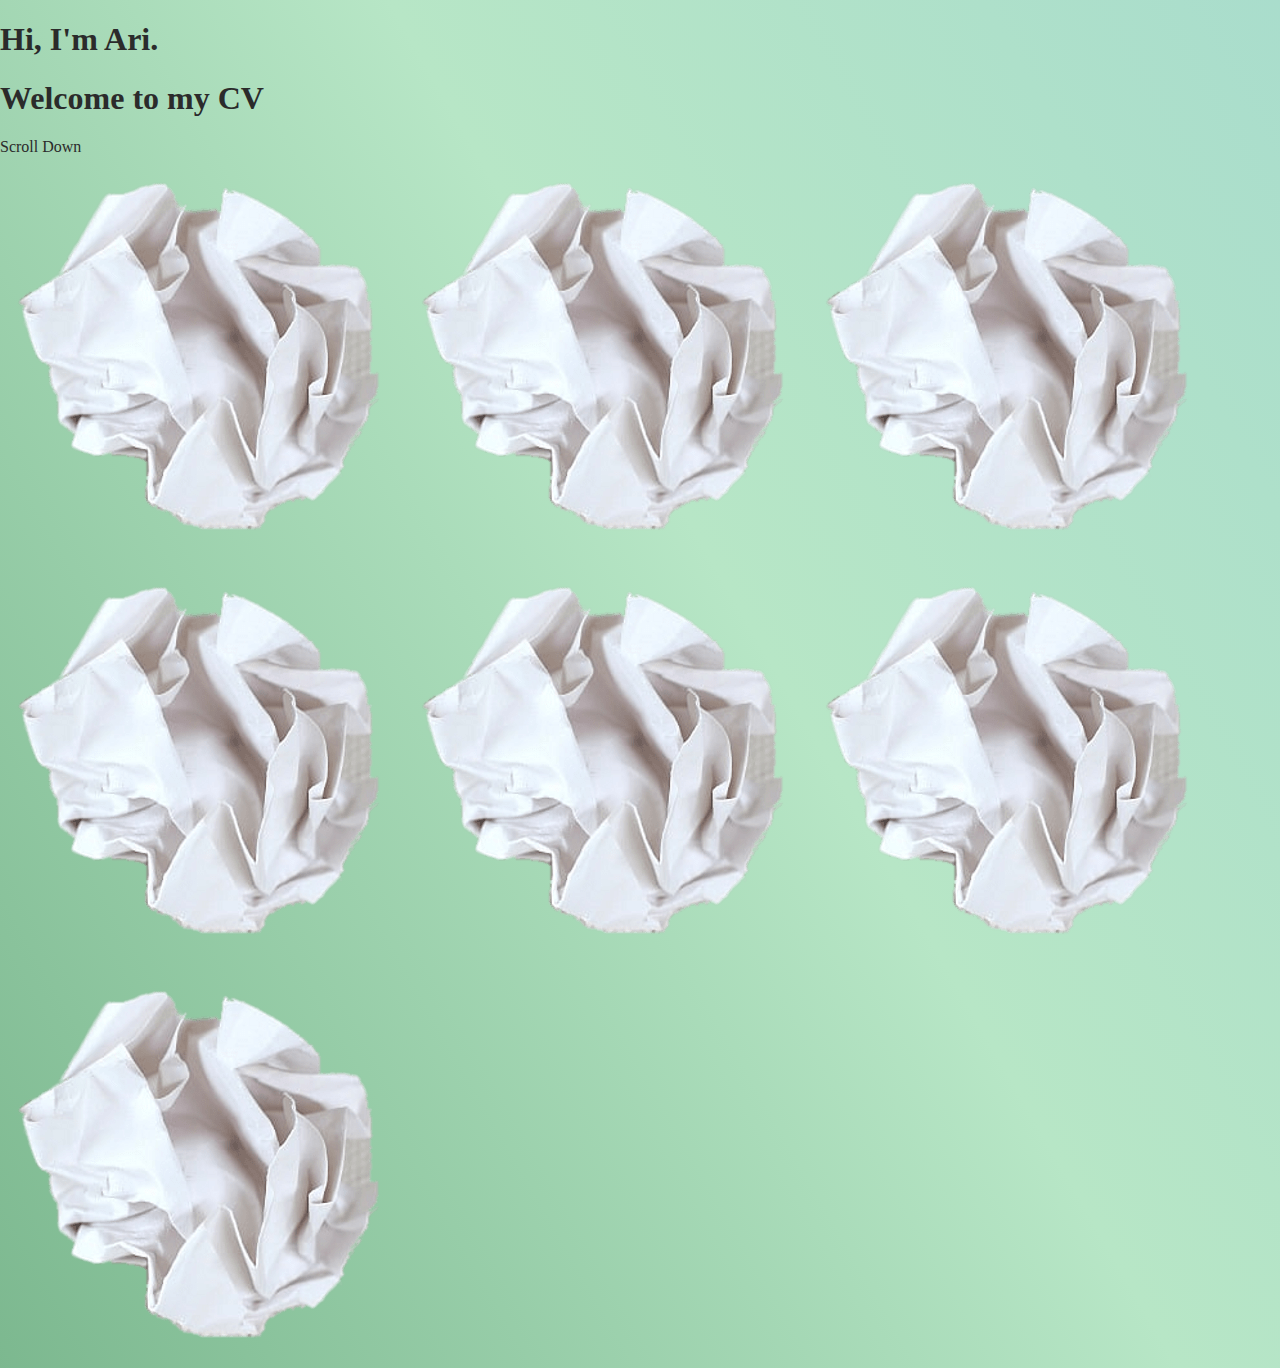
<file: index.html>
<!DOCTYPE html>
<html lang="en">
<head>
  <meta charset="UTF-8">
  <meta name="viewport" content="width=device-width, initial-scale=1.0">
  <title>Ariadna Bazaga Pozas - CV</title>
  <link rel="stylesheet" href="styles.css">
  <link href="https://fonts.googleapis.com/css2?family=Playfair+Display:wght@400;700&display=swap" rel="stylesheet">
  
</head>
<body>
  <!-- Full-page introductory section -->
  <div class="intro">
    <h1>Hi, I'm Ari.</h1>
    <h1>Welcome to my CV</h1>
    <div class="scroll-indicator">
      <span>Scroll Down</span>
      <div class="arrow"></div>
    </div>
  </div>
  

  <!-- Scroll-down CV section -->
  <div class="cv-section">
    <div class="cv-container">
      <!-- First image -->
      <img id="cvImage" class="cv-image" src="crumpled.png" alt="CV Image">
      <!-- First hidden image -->
      <img id="secondImageLeft" class="content-image" src="crumpled.png" alt="Second Image Left">
      <!-- Second hidden image that will move to the right -->
      <img id="secondImageRight" class="content-image" src="crumpled.png" alt="Second Image Right">
      <!-- New images for the top left, bottom left, top right, and bottom right -->
      <img id="topLeftImage" class="content-image" src="crumpled.png" alt="Top Left Image">
      <img id="bottomLeftImage" class="content-image" src="crumpled.png" alt="Bottom Left Image">
      <img id="topRightImage" class="content-image" src="crumpled.png" alt="Top Right Image">
      <img id="bottomRightImage" class="content-image" src="crumpled.png" alt="Bottom Right Image">
    </div>
  </div>
  
</body>

<script>
  const cvImage = document.getElementById("cvImage");
  const secondImageLeft = document.getElementById("secondImageLeft");
  const secondImageRight = document.getElementById("secondImageRight");
  const topLeftImage = document.getElementById("topLeftImage");
  const bottomLeftImage = document.getElementById("bottomLeftImage");
  const topRightImage = document.getElementById("topRightImage");
  const bottomRightImage = document.getElementById("bottomRightImage");

  let clickCount = 0; // Track the number of clicks

  cvImage.addEventListener("click", function handleClick() {
  clickCount++;

  // First click: transition to the larger image
  if (clickCount === 1) {
    cvImage.style.opacity = "0"; // Fade out the original image
    setTimeout(() => {
      cvImage.src = "Academic CV crumpled.png"; // Change to the new image
      cvImage.classList.add("large"); // Make the new image larger
      cvImage.style.opacity = "1"; // Fade the new image in
    }, 500); // Wait for the fade-out transition

  // Second click: reveal all hidden images at the same time
  } else if (clickCount === 2) {
    secondImageLeft.classList.add("show-left");
    secondImageRight.classList.add("show-right");
    topLeftImage.classList.add("show-top-left");
    bottomLeftImage.classList.add("show-bottom-left");
    topRightImage.classList.add("show-top-right");
    bottomRightImage.classList.add("show-bottom-right");
  }
  });
</script>







</html>
</file>
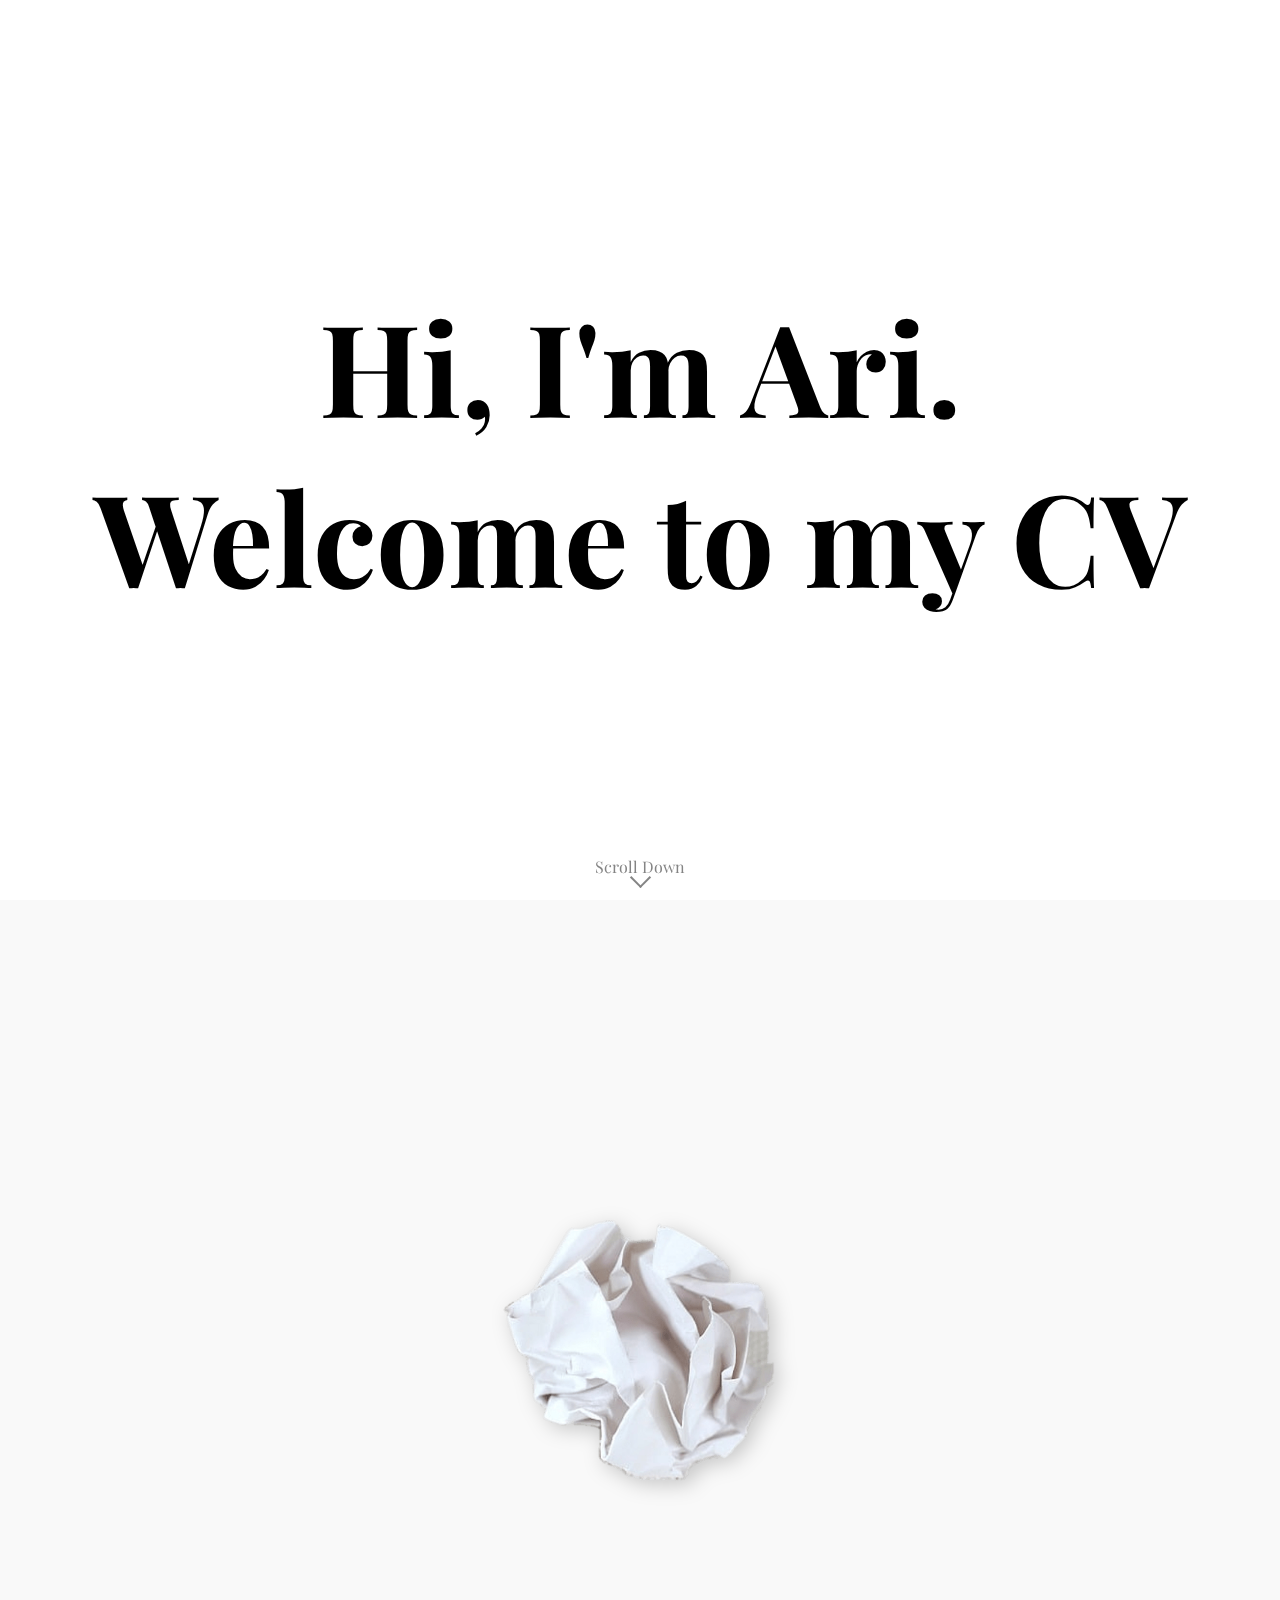
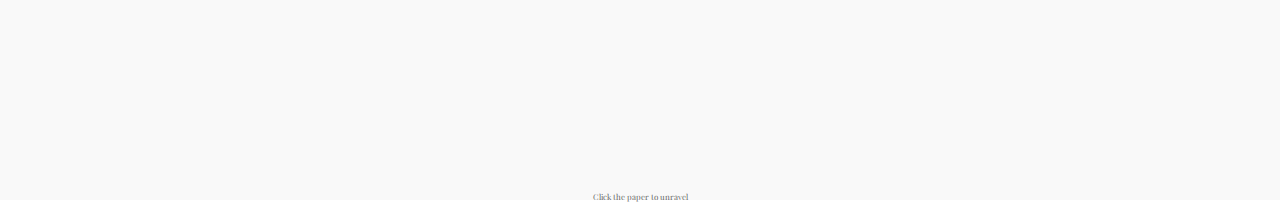
<file: old/index.html>
<!DOCTYPE html>
<html lang="en">
<head>
  <meta charset="UTF-8">
  <meta name="viewport" content="width=device-width, initial-scale=1.0">
  <title>Ariadna Bazaga Pozas - CV</title>
  <link rel="stylesheet" href="styles.css">
  <link href="https://fonts.googleapis.com/css2?family=Playfair+Display:wght@400;700&display=swap" rel="stylesheet">
</head>
<body>
  <!-- Full-page introductory section -->
  <div class="intro">
    <h1>Hi, I'm Ari.</h1>
    <h1>Welcome to my CV</h1>
    <div class="scroll-indicator">
      <span>Scroll Down</span>
      <div class="arrow"></div>
    </div>
  </div>
  

  <!-- Scroll-down CV section -->
  <div class="cv-section">
    <div class="cv-container">
      <!-- First image -->
      <img id="cvImage" class="cv-image" src="crumpled.png" alt="CV Image">
      <div id="reminder" class="reminder">Click the paper to unravel</div>
      <!-- First hidden image -->
       <figure>
      <img id="secondImageLeft" class="content-image" src="education.png" alt="Second Image Left">
      <figcaption>Your label goes here</figcaption>
       </figure>
      <!-- Second hidden image that will move to the right -->
      <img id="secondImageRight" class="content-image" src="experience.png" alt="Second Image Right">
      <!-- New images for the top left, bottom left, top right, and bottom right -->
      <img id="topLeftImage" class="content-image" src="pillnet.png" alt="Top Left Image">
      <img id="bottomLeftImage" class="content-image" src="patents.png" alt="Bottom Left Image">
      <img id="topRightImage" class="content-image" src="population.png" alt="Top Right Image">
      <img id="bottomRightImage" class="content-image" src="posture.png" alt="Bottom Right Image">
    </div>
  </div>

  <map name="cv">
    <area shape="rect" coords="0,40,2479,100" alt="Education" href="javascript:void(0);" id="educationArea">
    <area shape="rect" coords="0,100,2479,190" alt="Experience" href="javascript:void(0);" id="experienceArea">
    <area shape="rect" coords="0,200,2479,240" alt="Patents" href="javascript:void(0);" id="patentsArea">
    <area shape="rect" coords="0,240,2479,273" alt="Population Distribution" href="javascript:void(0);" id="popdistributionArea">
    <area shape="rect" coords="0,273,2479,307" alt="T-flex device" href="javascript:void(0);" id="tflexArea">
    <area shape="rect" coords="0,307,2479,340" alt="PillNet" href="javascript:void(0);" id="pillnetArea">
  </map>

<script>
  const cvImage = document.getElementById("cvImage");
  const secondImageLeft = document.getElementById("secondImageLeft");
  const secondImageRight = document.getElementById("secondImageRight");
  const topLeftImage = document.getElementById("topLeftImage");
  const bottomLeftImage = document.getElementById("bottomLeftImage");
  const topRightImage = document.getElementById("topRightImage");
  const bottomRightImage = document.getElementById("bottomRightImage");
  const reminder = document.getElementById("reminder"); // Added to manage the reminder

  let clickCount = 0; // Track the number of clicks

  cvImage.addEventListener("click", function handleClick() {
    clickCount++;

    // First click: transition to the larger image and activate image map
    if (clickCount === 1) {
      reminder.textContent = "Click on the sections to find out more"; // Change reminder text
      cvImage.style.transition = "opacity 0.5s ease"; // Apply smooth opacity transition
      cvImage.style.opacity = "0"; // Fade out the original image
      cvImage.src = "Academic CV crumpled.png"; // Change to the new image
      cvImage.setAttribute("usemap", "#cv"); // Activate the image map

      // Wait for the fade-out to complete
      cvImage.addEventListener(
        "transitionend",
        function onFadeOut() {
          cvImage.classList.add("no-hover"); // Make the new image larger
          cvImage.style.transition = "opacity 0.5s ease"; // Set opacity transition for fade-in
          cvImage.style.opacity = "1"; // Fade the new image in

          // Remove the event listener after it is used
          cvImage.removeEventListener("transitionend", onFadeOut);
        },
        { once: true } // Ensures that this listener runs only once
      );
    }

    // Second click: reveal all hidden images at the same time
    else if (clickCount === 2) {
      reminder.style.display = "none"; // Hide the reminder after the second click
    }
  });

  // Handle clicking on the Education section
  const educationArea = document.getElementById("educationArea");

  educationArea.addEventListener("click", function () {
    secondImageLeft.classList.add("show-left");
  });
  
  const experienceArea = document.getElementById("experienceArea");

  experienceArea.addEventListener("click", function () {
    secondImageRight.classList.add("show-right");
  });

  const patentsArea = document.getElementById("patentsArea");

  patentsArea.addEventListener("click", function () {
    bottomLeftImage.classList.add("show-bottom-left");
  });

  const popdistributionArea = document.getElementById("popdistributionArea");

  popdistributionArea.addEventListener("click", function () {
    topRightImage.classList.add("show-top-right");
  });

  const tflexArea = document.getElementById("tflexArea");

  tflexArea.addEventListener("click", function () {
    bottomRightImage.classList.add("show-bottom-right");
  });

  const pillnetArea = document.getElementById("pillnetArea");

  pillnetArea.addEventListener("click", function () {
    topLeftImage.classList.add("show-top-left");
  });


</script>

</body>
</html>
</file>
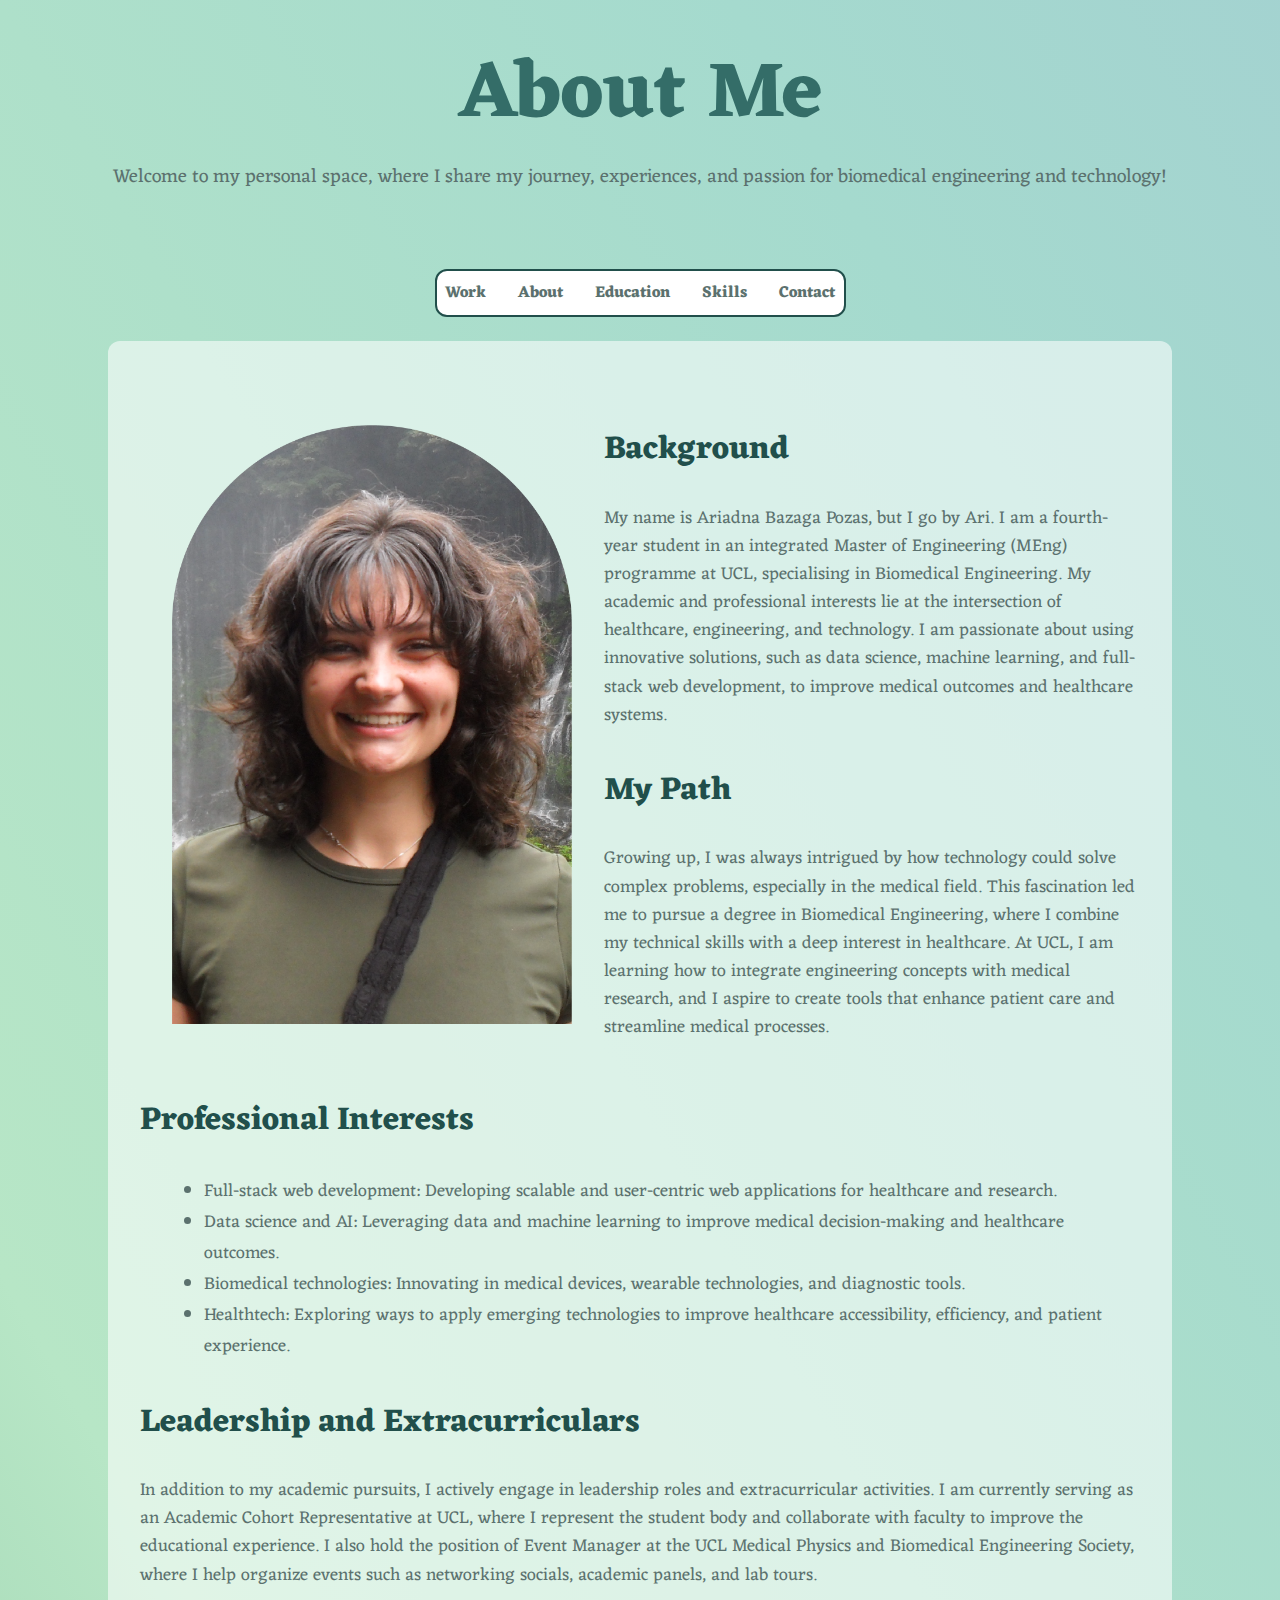
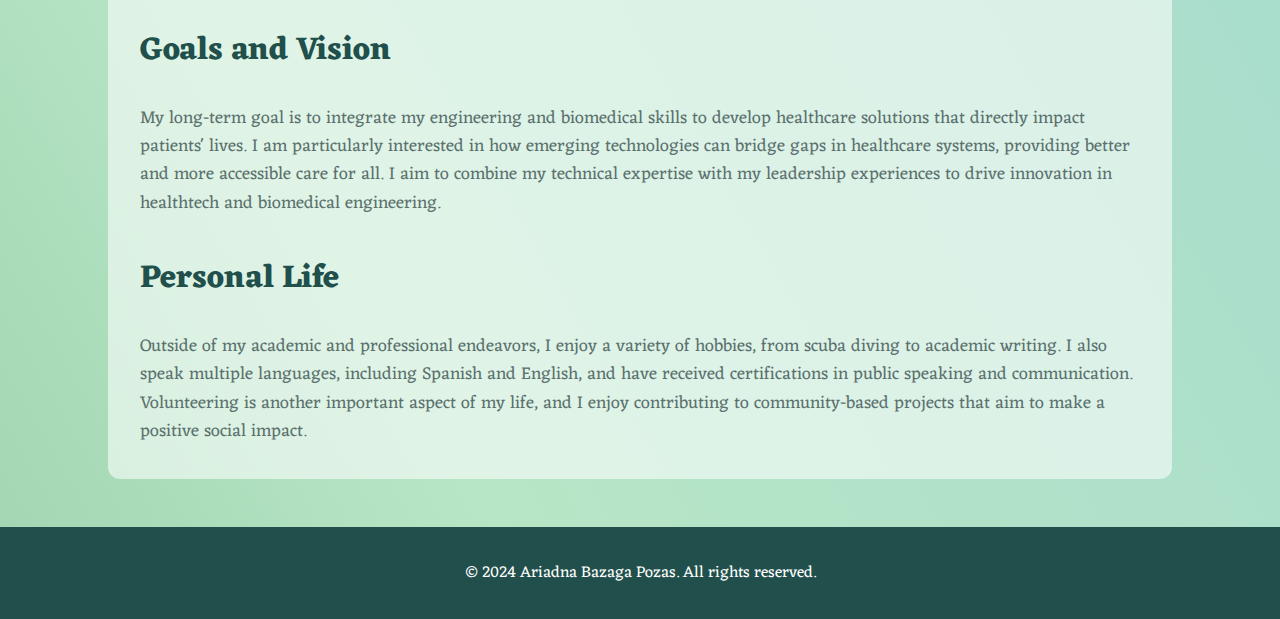
<file: about.html>
<!DOCTYPE html>
<html lang="en">
<head>
  <meta charset="UTF-8">
  <meta name="viewport" content="width=device-width, initial-scale=1.0">
  <title>About Me</title>
  <link rel="icon" href="favicon.ico" type="image/x-icon">
  <link rel="stylesheet" href="styles.css">
  <link href="https://fonts.googleapis.com/css2?family=Eczar:wght@400..800&family=Hanken+Grotesk:ital,wght@0,100..900;1,100..900&display=swap" rel="stylesheet">
</head>
<body>
  <header>
    <h2>About Me</h2>
    <p>Welcome to my personal space, where I share my journey, experiences, and passion for biomedical engineering and technology!</p>
  </header>

  <nav class="sticky-nav">
    <a href="index.html">Work</a>
    <a href="about.html">About</a>
    <a href="education.html">Education</a>
    <a href="skills.html">Skills</a>
    <a href="contact.html">Contact</a>
  </nav>

  <section class="blog-content">
    <div class="blog-post">
      <div class="text-with-image">
        <img class="face" src="ari.png" alt="Ariadna Bazaga Pozas">
        <div class="blog-post">
          <h2>Background</h2>
          <p>My name is Ariadna Bazaga Pozas, but I go by Ari. I am a fourth-year student in an integrated Master of Engineering (MEng) programme at UCL, specialising in Biomedical Engineering. My academic and professional interests lie at the intersection of healthcare, engineering, and technology. I am passionate about using innovative solutions, such as data science, machine learning, and full-stack web development, to improve medical outcomes and healthcare systems.</p>

          <h2>My Path</h2>
          <p>Growing up, I was always intrigued by how technology could solve complex problems, especially in the medical field. This fascination led me to pursue a degree in Biomedical Engineering, where I combine my technical skills with a deep interest in healthcare. At UCL, I am learning how to integrate engineering concepts with medical research, and I aspire to create tools that enhance patient care and streamline medical processes.</p>
        </div>
      </div>

      <h2>Professional Interests</h2>
      <ul>
        <li>Full-stack web development: Developing scalable and user-centric web applications for healthcare and research.</li>
        <li>Data science and AI: Leveraging data and machine learning to improve medical decision-making and healthcare outcomes.</li>
        <li>Biomedical technologies: Innovating in medical devices, wearable technologies, and diagnostic tools.</li>
        <li>Healthtech: Exploring ways to apply emerging technologies to improve healthcare accessibility, efficiency, and patient experience.</li>
      </ul>

      <h2>Leadership and Extracurriculars</h2>
      <p>In addition to my academic pursuits, I actively engage in leadership roles and extracurricular activities. I am currently serving as an Academic Cohort Representative at UCL, where I represent the student body and collaborate with faculty to improve the educational experience. I also hold the position of Event Manager at the UCL Medical Physics and Biomedical Engineering Society, where I help organize events such as networking socials, academic panels, and lab tours.</p>

      <h2>Goals and Vision</h2>
      <p>My long-term goal is to integrate my engineering and biomedical skills to develop healthcare solutions that directly impact patients' lives. I am particularly interested in how emerging technologies can bridge gaps in healthcare systems, providing better and more accessible care for all. I aim to combine my technical expertise with my leadership experiences to drive innovation in healthtech and biomedical engineering.</p>

      <h2>Personal Life</h2>
      <p>Outside of my academic and professional endeavors, I enjoy a variety of hobbies, from scuba diving to academic writing. I also speak multiple languages, including Spanish and English, and have received certifications in public speaking and communication. Volunteering is another important aspect of my life, and I enjoy contributing to community-based projects that aim to make a positive social impact.</p>
    </div>
  </section>

  <footer>
    <p>&copy; 2024 Ariadna Bazaga Pozas. All rights reserved.</p>
  </footer>

  <script>
    document.addEventListener('scroll', () => {
      const nav = document.querySelector('.sticky-nav');
      if (window.scrollY > 550) {
        nav.classList.add('scrolled'); // Add transparency
      } else {
        nav.classList.remove('scrolled'); // Restore full opacity
      }
    });
  </script>
</body>
</html>
</file>
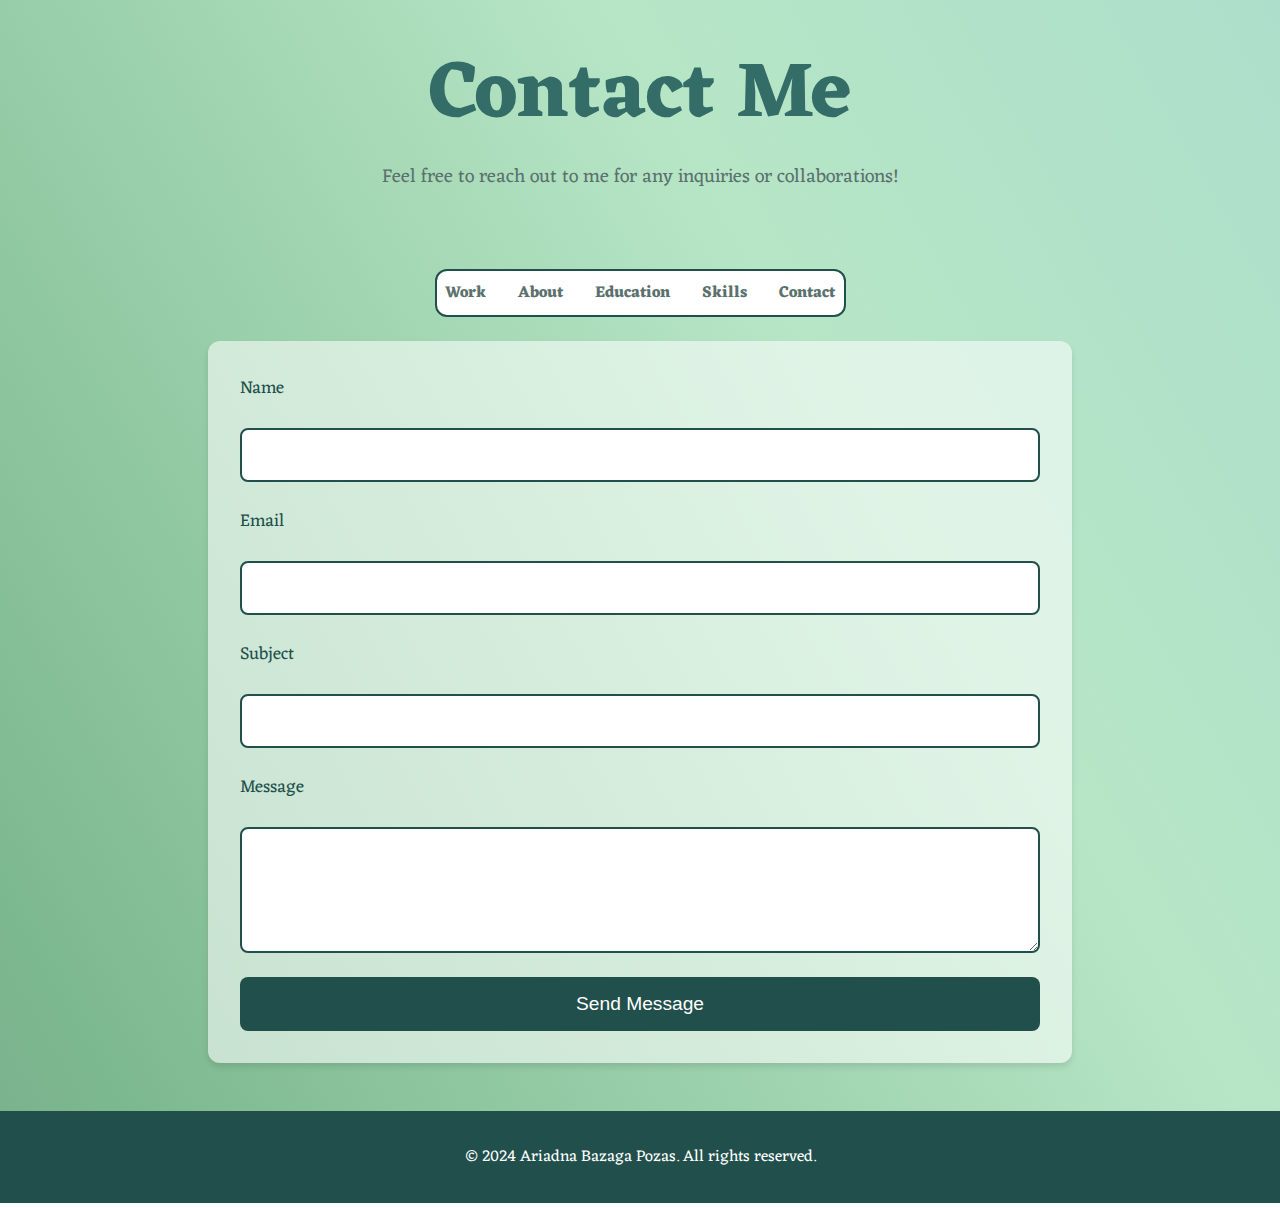
<file: contact.html>
<!DOCTYPE html>
<html lang="en">
<head>
  <meta charset="UTF-8">
  <meta name="viewport" content="width=device-width, initial-scale=1.0">
  <title>Contact</title>
  <link rel="shortcut icon" href="favicon.ico?" type="image/x-icon">
  <link rel="stylesheet" href="styles.css">
  <link href="https://fonts.googleapis.com/css2?family=Eczar:wght@400..800&family=Hanken+Grotesk:ital,wght@0,100..900;1,100..900&display=swap" rel="stylesheet">
</head>
<body>
  <header>
    <h2>Contact Me</h2>
    <p>Feel free to reach out to me for any inquiries or collaborations!</p>
  </header>

  <nav class="sticky-nav">
    <a href="index.html">Work</a>
    <a href="about.html">About</a>
    <a href="education.html">Education</a>
    <a href="skills.html">Skills</a>
    <a href="contact.html">Contact</a>
  </nav>

  <section class="contact-form-section">
    <form action="" method="POST" class="contact-form">
      <label for="name">Name</label>
      <input type="text" id="name" name="name" required>

      <label for="email">Email</label>
      <input type="email" id="email" name="email" required>

      <label for="subject">Subject</label>
      <input type="text" id="subject" name="subject" required>

      <label for="message">Message</label>
      <textarea id="message" name="message" rows="5" required></textarea>

      <button type="submit" class="submit-button">Send Message</button>
    </form>
  </section>

  <footer>
    <p>&copy; 2024 Ariadna Bazaga Pozas. All rights reserved.</p>
  </footer>
</body>
<script>
  document.addEventListener('scroll', () => {
    const nav = document.querySelector('.sticky-nav');
    if (window.scrollY > 200) {
      nav.classList.add('scrolled'); // Add transparency
    } else {
      nav.classList.remove('scrolled'); // Restore full opacity
    }
  });
</script>
</html>
</file>
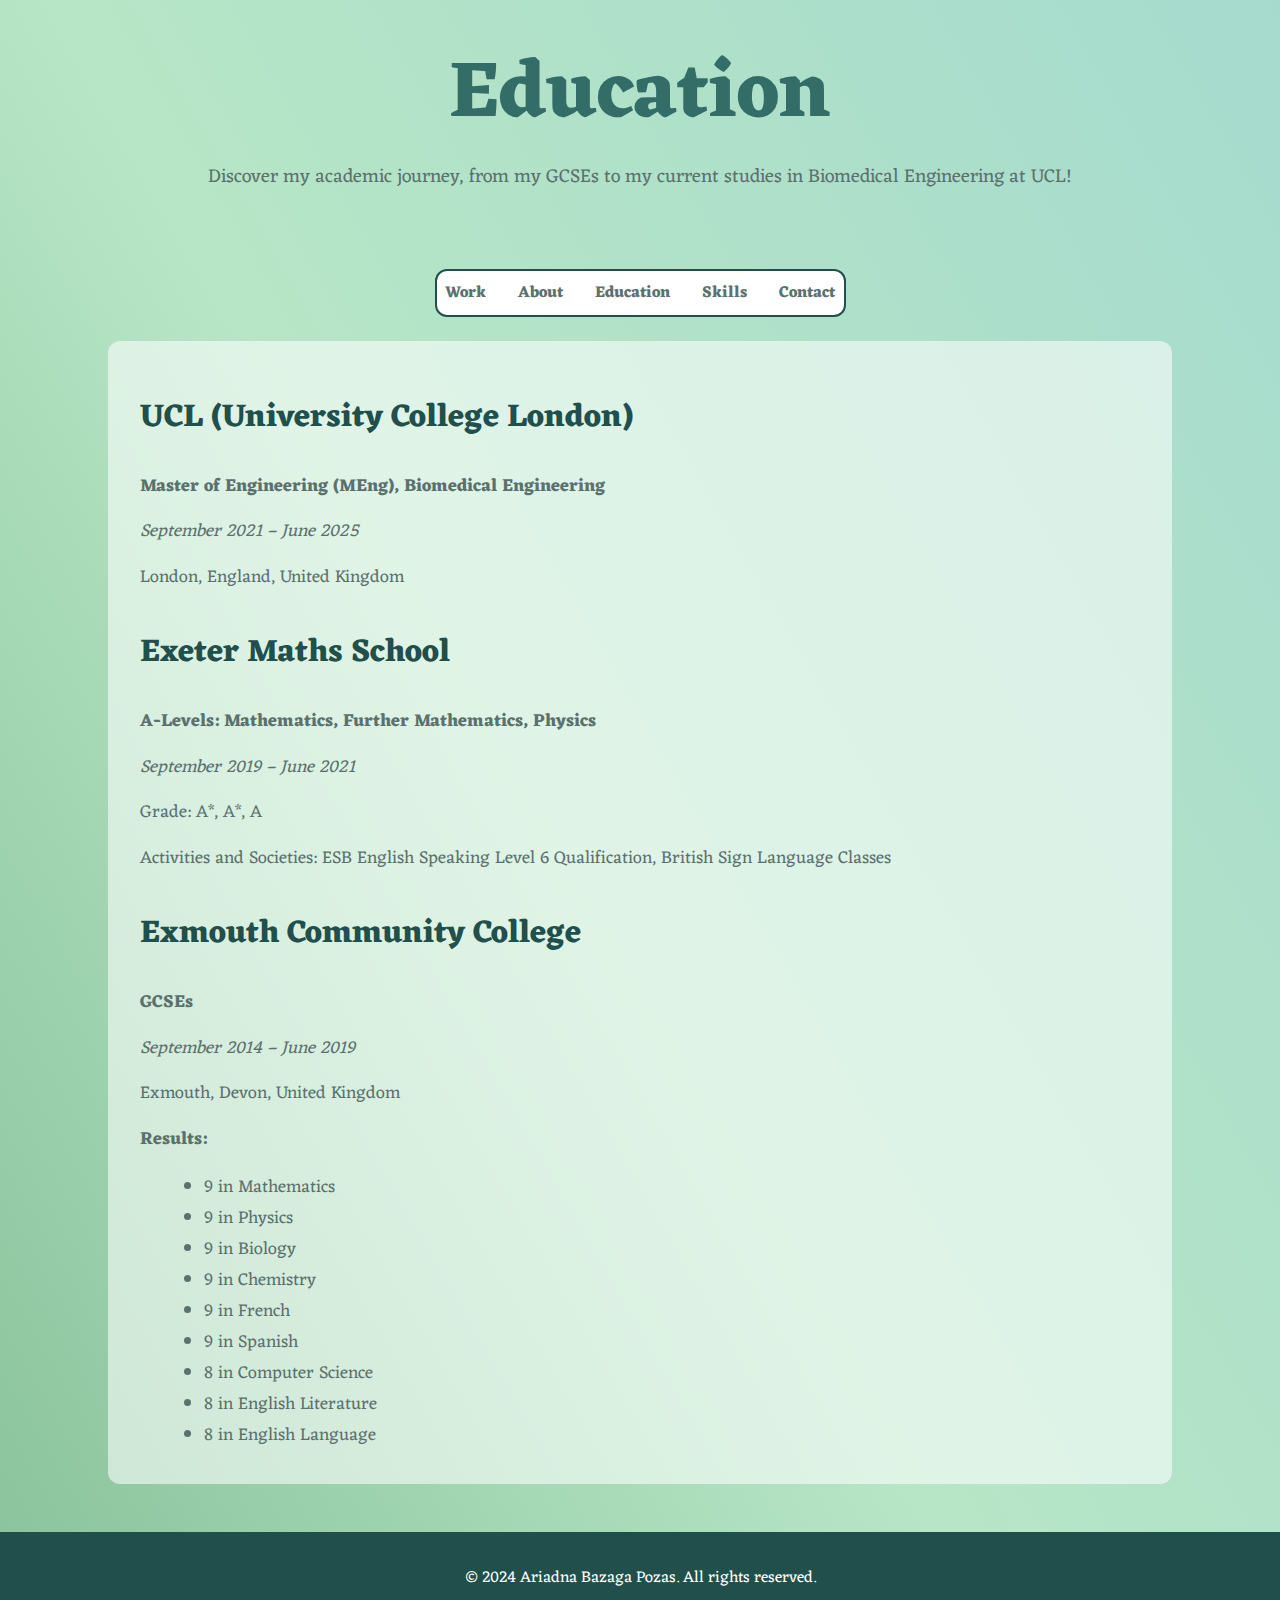
<file: education.html>
<!DOCTYPE html>
<html lang="en">
<head>
  <meta charset="UTF-8">
  <meta name="viewport" content="width=device-width, initial-scale=1.0">
  <title>Education - Ariadna Bazaga Pozas</title>
  <link rel="stylesheet" href="styles.css">
  <link href="https://fonts.googleapis.com/css2?family=Eczar:wght@400..800&family=Hanken+Grotesk:ital,wght@0,100..900;1,100..900&display=swap" rel="stylesheet">
</head>
<body>
  <header>
    <h2>Education</h2>
    <p>Discover my academic journey, from my GCSEs to my current studies in Biomedical Engineering at UCL!</p>
  </header>

  <nav class="sticky-nav">
    <a href="index.html">Work</a>
    <a href="about.html">About</a>
    <a href="education.html" class="active">Education</a>
    <a href="skills.html">Skills</a>
    <a href="contact.html">Contact</a>
  </nav>

  <section class="blog-content">
    <div class="blog-post">
      <h2>UCL (University College London)</h2>
      <div class="education-entry">
        <p><strong>Master of Engineering (MEng), Biomedical Engineering</strong></p>
        <p><em>September 2021 – June 2025</em></p>
        <p>London, England, United Kingdom</p>
      </div>

      <h2>Exeter Maths School</h2>
      <div class="education-entry">
        <p><strong>A-Levels: Mathematics, Further Mathematics, Physics</strong></p>
        <p><em>September 2019 – June 2021</em></p>
        <p>Grade: A*, A*, A</p>
        <p>Activities and Societies: ESB English Speaking Level 6 Qualification, British Sign Language Classes</p>
      </div>

      <h2>Exmouth Community College</h2>
      <div class="education-entry">
        <p><strong>GCSEs</strong></p>
        <p><em>September 2014 – June 2019</em></p>
        <p>Exmouth, Devon, United Kingdom</p>
        <p><strong>Results:</strong></p>
        <ul>
          <li>9 in Mathematics</li>
          <li>9 in Physics</li>
          <li>9 in Biology </li>
          <li>9 in Chemistry </li>
          <li>9 in French </li>
          <li>9 in Spanish</li>
          <li>8 in Computer Science</li>
          <li>8 in English Literature</li>
          <li>8 in English Language</li>
        </ul>
      </div>
    </div>
  </section>

  <footer>
    <p>&copy; 2024 Ariadna Bazaga Pozas. All rights reserved.</p>
  </footer>

  <script>
    document.addEventListener('scroll', () => {
      const nav = document.querySelector('.sticky-nav');
      if (window.scrollY > 550) {
        nav.classList.add('scrolled'); // Add transparency
      } else {
        nav.classList.remove('scrolled'); // Restore full opacity
      }
    });
  </script>
</body>
</html>
</file>
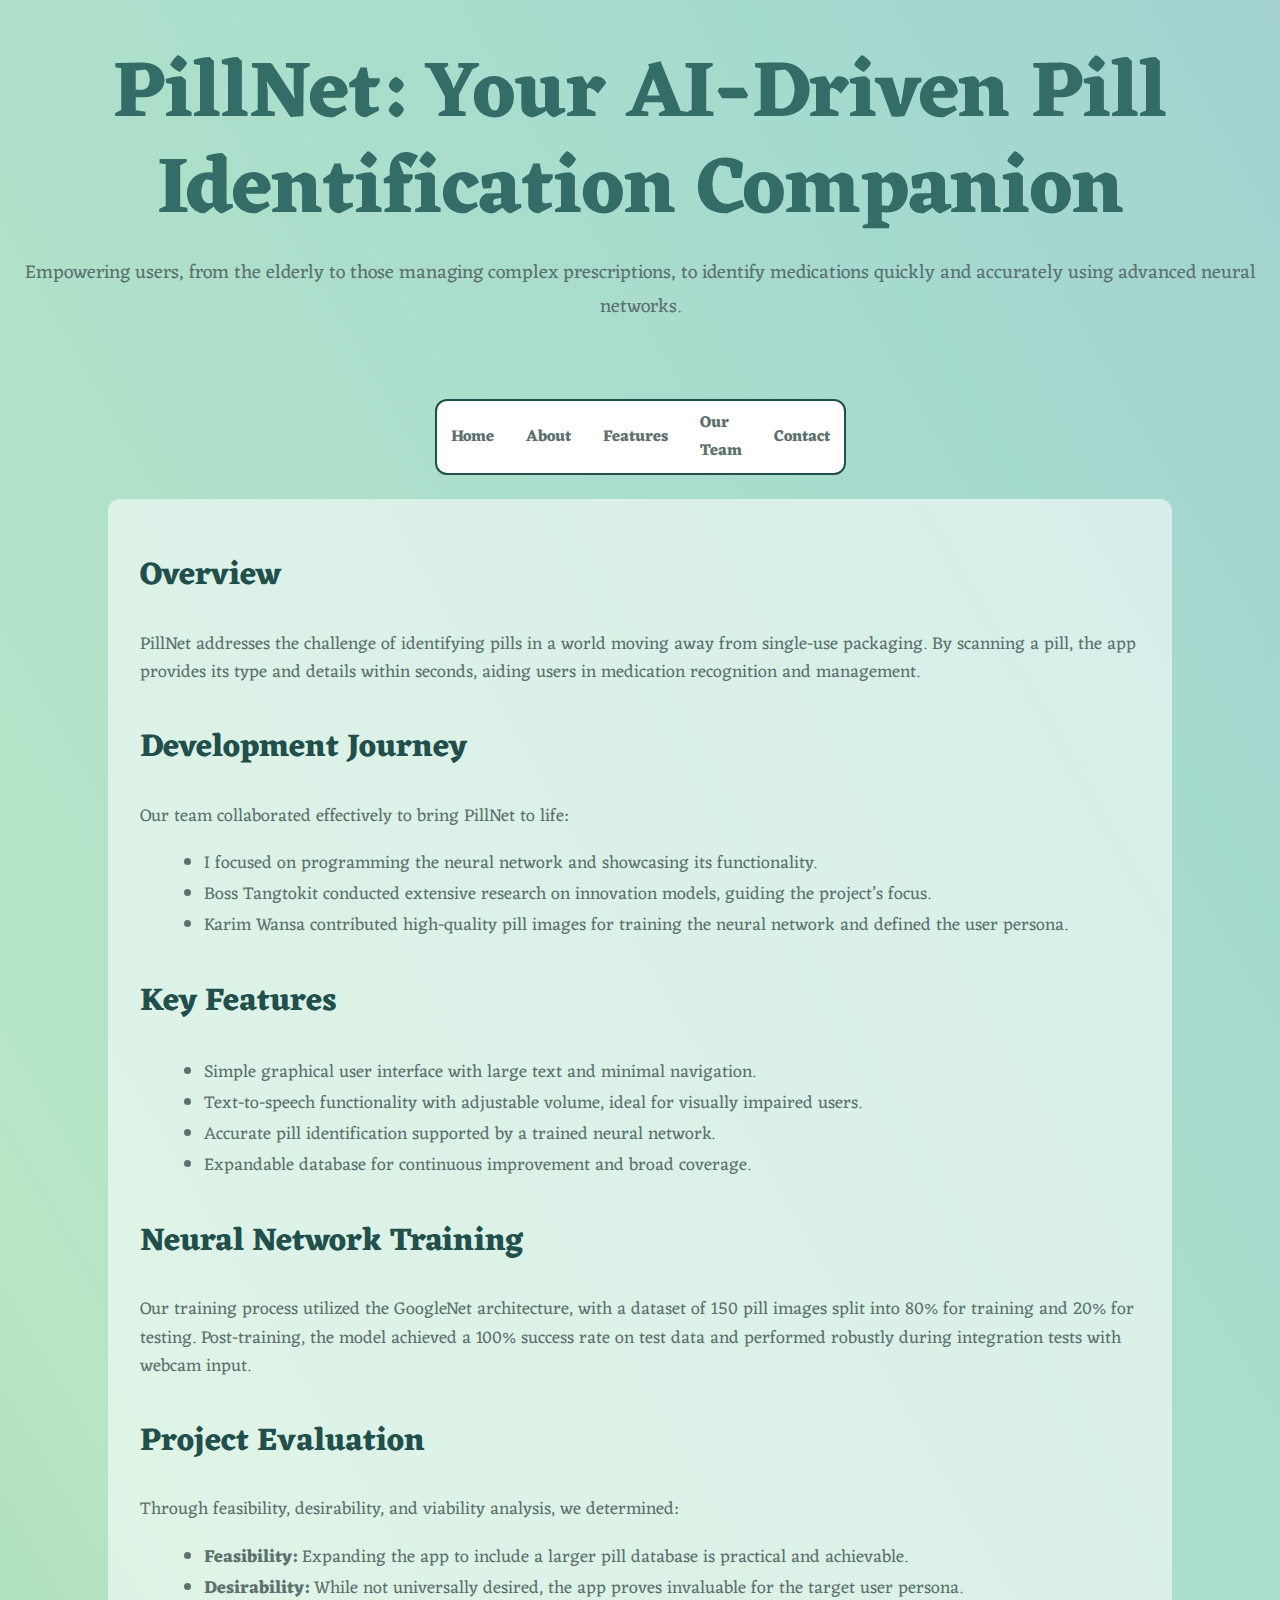
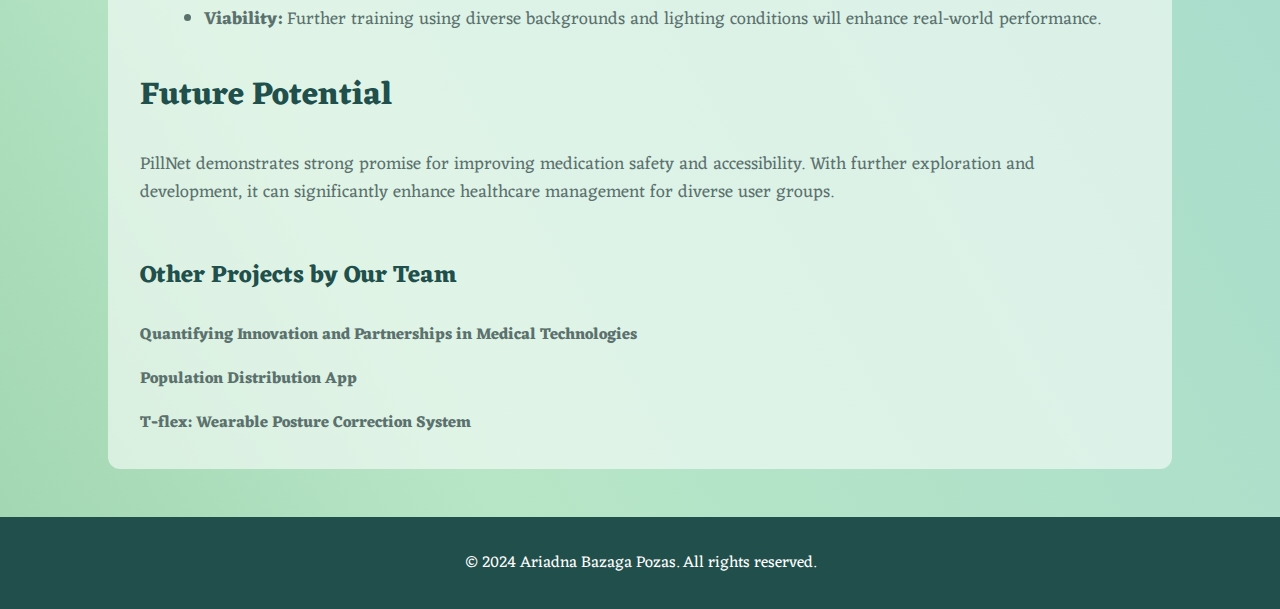
<file: pillnet-identification.html>
<!DOCTYPE html>
<html lang="en">
<head>
  <meta charset="UTF-8">
  <meta name="viewport" content="width=device-width, initial-scale=1.0">
  <title>PillNet: Accessible Neural Network-Based Pill Identification App</title>
  <link rel="stylesheet" href="styles.css">
  <link href="https://fonts.googleapis.com/css2?family=Eczar:wght@400..800&family=Hanken+Grotesk:ital,wght@0,100..900;1,100..900&display=swap" rel="stylesheet">
  <link rel="shortcut icon" href="favicon.ico?" type="image/x-icon">
  <meta property="og:title" content="Ariadna Bazaga Pozas: PillNet" />
  <meta property="og:type" content="website" />
  <meta property="og:URL" content="aribaza.github.io/pillnet-identification.html" />
  <meta property="og:image" content="assets/og.jpg" />
</head>
<body>
  <header>
    <h2>PillNet: Your AI-Driven Pill Identification Companion</h2>
    <p>Empowering users, from the elderly to those managing complex prescriptions, to identify medications quickly and accurately using advanced neural networks.</p>
  </header>

  <nav class="sticky-nav">
    <a href="index.html">Home</a>
    <a href="about.html">About</a>
    <a href="features.html">Features</a>
    <a href="team.html">Our Team</a>
    <a href="contact.html">Contact</a>
  </nav>

  <section class="blog-content">
    <div class="blog-post">
      <h2>Overview</h2>
      <p>PillNet addresses the challenge of identifying pills in a world moving away from single-use packaging. By scanning a pill, the app provides its type and details within seconds, aiding users in medication recognition and management.</p>

      <h2>Development Journey</h2>
      <p>Our team collaborated effectively to bring PillNet to life:</p>
      <ul>
        <li>I focused on programming the neural network and showcasing its functionality.</li>
        <li>Boss Tangtokit conducted extensive research on innovation models, guiding the project’s focus.</li>
        <li>Karim Wansa contributed high-quality pill images for training the neural network and defined the user persona.</li>
      </ul>

      <h2>Key Features</h2>
      <ul>
        <li>Simple graphical user interface with large text and minimal navigation.</li>
        <li>Text-to-speech functionality with adjustable volume, ideal for visually impaired users.</li>
        <li>Accurate pill identification supported by a trained neural network.</li>
        <li>Expandable database for continuous improvement and broad coverage.</li>
      </ul>

      <h2>Neural Network Training</h2>
      <p>Our training process utilized the GoogleNet architecture, with a dataset of 150 pill images split into 80% for training and 20% for testing. Post-training, the model achieved a 100% success rate on test data and performed robustly during integration tests with webcam input.</p>

      <h2>Project Evaluation</h2>
      <p>Through feasibility, desirability, and viability analysis, we determined:</p>
      <ul>
        <li><strong>Feasibility:</strong> Expanding the app to include a larger pill database is practical and achievable.</li>
        <li><strong>Desirability:</strong> While not universally desired, the app proves invaluable for the target user persona.</li>
        <li><strong>Viability:</strong> Further training using diverse backgrounds and lighting conditions will enhance real-world performance.</li>
      </ul>

      <h2>Future Potential</h2>
      <p>PillNet demonstrates strong promise for improving medication safety and accessibility. With further exploration and development, it can significantly enhance healthcare management for diverse user groups.</p>
    </div>

    <div class="other-projects">
      <h3>Other Projects by Our Team</h3>
      <ul>
        <li><a href="quantifying-innovation.html">Quantifying Innovation and Partnerships in Medical Technologies</a></li>
        <li><a href="population-distribution.html">Population Distribution App</a></li>
        <li><a href="tflex-posture-correction.html">T-flex: Wearable Posture Correction System</a></li>
      </ul>
    </div>
  </section>

  <footer>
    <p>&copy; 2024 Ariadna Bazaga Pozas. All rights reserved.</p>
  </footer>

  <script>
    document.addEventListener('scroll', () => {
      const nav = document.querySelector('.sticky-nav');
      if (window.scrollY > 550) {
        nav.classList.add('scrolled'); // Add transparency
      } else {
        nav.classList.remove('scrolled'); // Restore full opacity
      }
    });
  </script>
</body>
</html>
</file>
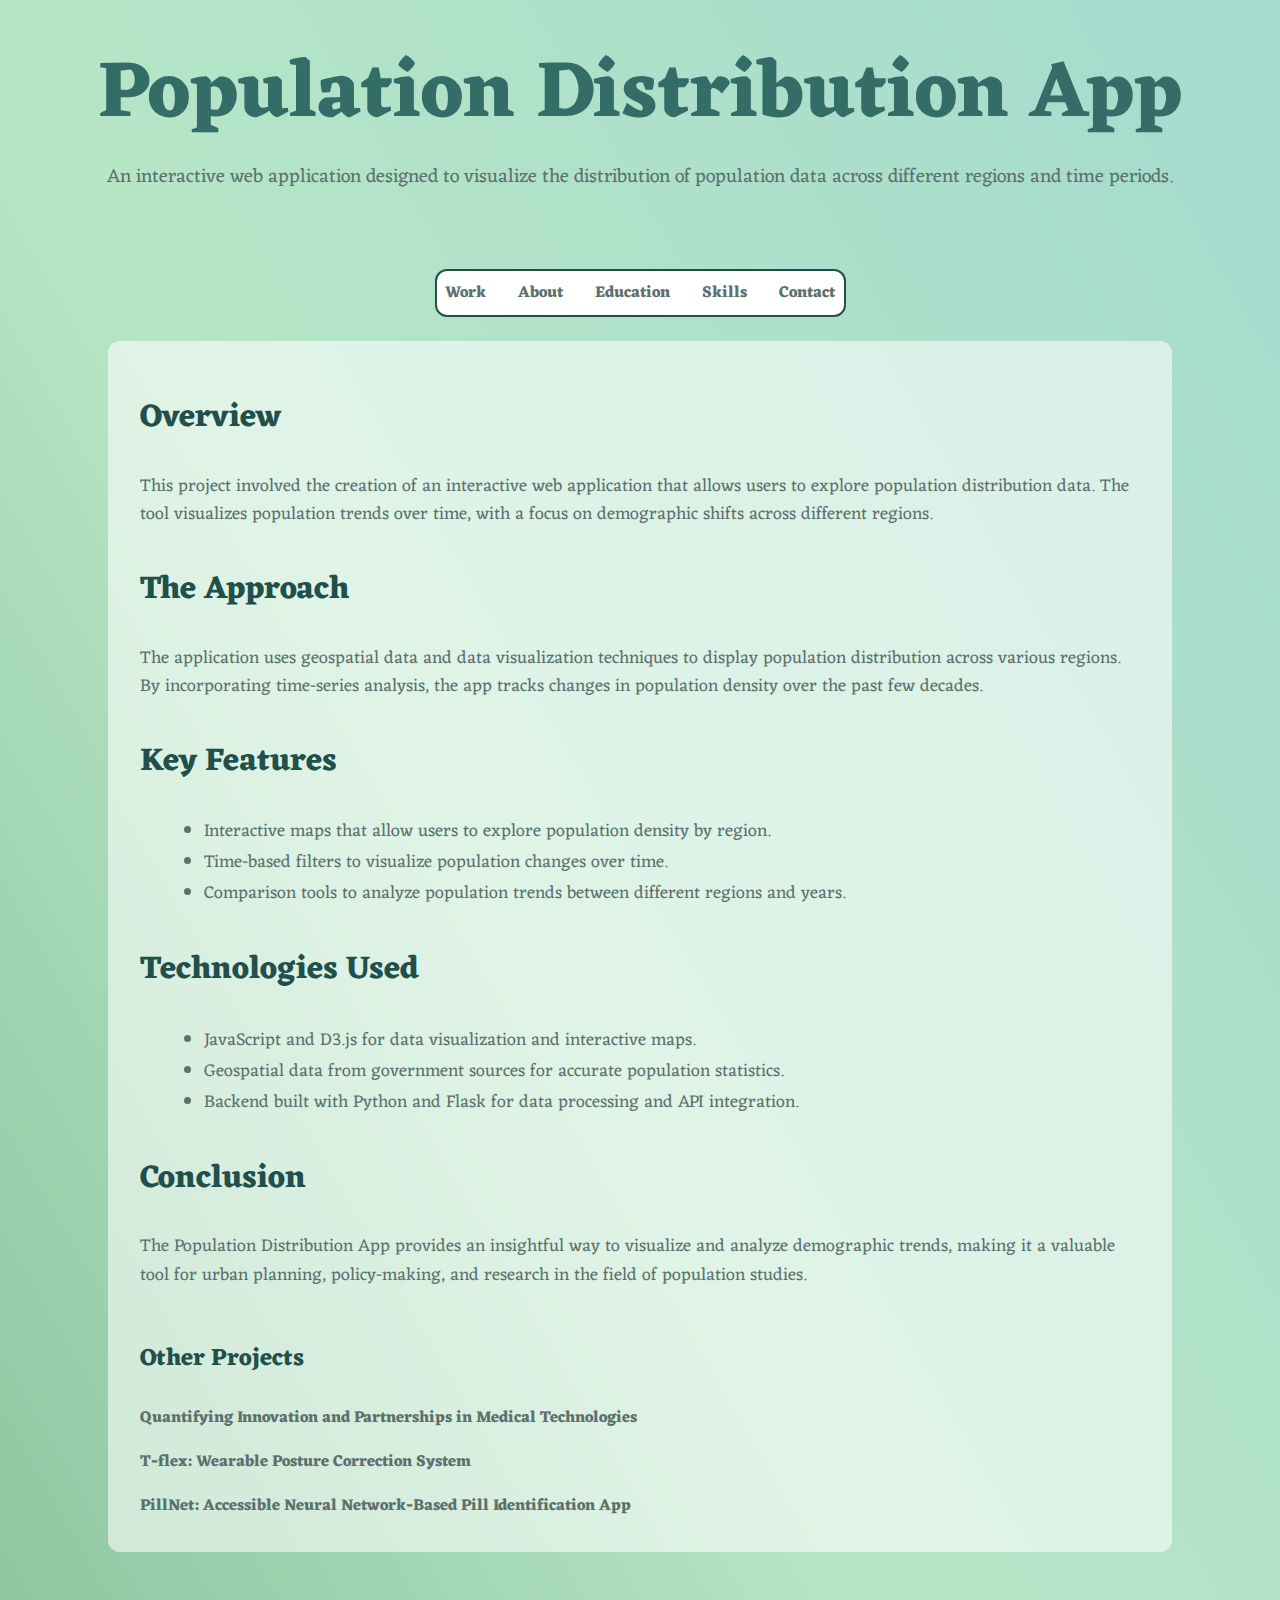
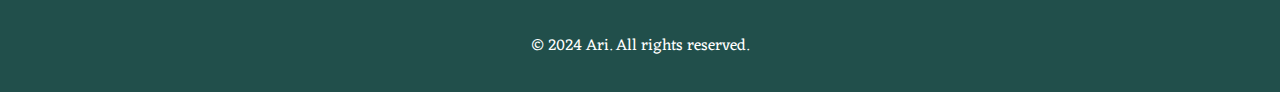
<file: population-distribution.html>
<!DOCTYPE html>
<html lang="en">
<head>
  <meta charset="UTF-8">
  <meta name="viewport" content="width=device-width, initial-scale=1.0">
  <title>Population Distribution App</title>
  <link rel="stylesheet" href="styles.css">
  <link href="https://fonts.googleapis.com/css2?family=Eczar:wght@400..800&family=Hanken+Grotesk:ital,wght@0,100..900;1,100..900&display=swap" rel="stylesheet">
  <link rel="shortcut icon" href="favicon.ico?" type="image/x-icon">
</head>
<body>
  <header>
    <h2>Population Distribution App</h2>
    <p>An interactive web application designed to visualize the distribution of population data across different regions and time periods.</p>
  </header>

  <nav class="sticky-nav">
    <a href="index.html">Work</a>
    <a href="about.html">About</a>
    <a href="education.html">Education</a>
    <a href="skills.html">Skills</a>
    <a href="contact.html">Contact</a>
  </nav>

  <section class="blog-content">
    <div class="blog-post">
      <h2>Overview</h2>
      <p>This project involved the creation of an interactive web application that allows users to explore population distribution data. The tool visualizes population trends over time, with a focus on demographic shifts across different regions.</p>

      <h2>The Approach</h2>
      <p>The application uses geospatial data and data visualization techniques to display population distribution across various regions. By incorporating time-series analysis, the app tracks changes in population density over the past few decades.</p>

      <h2>Key Features</h2>
      <ul>
        <li>Interactive maps that allow users to explore population density by region.</li>
        <li>Time-based filters to visualize population changes over time.</li>
        <li>Comparison tools to analyze population trends between different regions and years.</li>
      </ul>

      <h2>Technologies Used</h2>
      <ul>
        <li>JavaScript and D3.js for data visualization and interactive maps.</li>
        <li>Geospatial data from government sources for accurate population statistics.</li>
        <li>Backend built with Python and Flask for data processing and API integration.</li>
      </ul>

      <h2>Conclusion</h2>
      <p>The Population Distribution App provides an insightful way to visualize and analyze demographic trends, making it a valuable tool for urban planning, policy-making, and research in the field of population studies.</p>
    </div>

    <div class="other-projects">
      <h3>Other Projects</h3>
      <ul>
        <li><a href="quantifying-innovation.html">Quantifying Innovation and Partnerships in Medical Technologies</a></li>
        <li><a href="tflex-posture-correction.html">T-flex: Wearable Posture Correction System</a></li>
        <li><a href="pillnet-identification.html">PillNet: Accessible Neural Network-Based Pill Identification App</a></li>
      </ul>
    </div>
  </section>

  <footer>
    <p>&copy; 2024 Ari. All rights reserved.</p>
  </footer>

  <script>
    document.addEventListener('scroll', () => {
      const nav = document.querySelector('.sticky-nav');
      if (window.scrollY > 550) {
        nav.classList.add('scrolled'); // Add transparency
      } else {
        nav.classList.remove('scrolled'); // Restore full opacity
      }
    });
  </script>
</body>
</html>
</file>
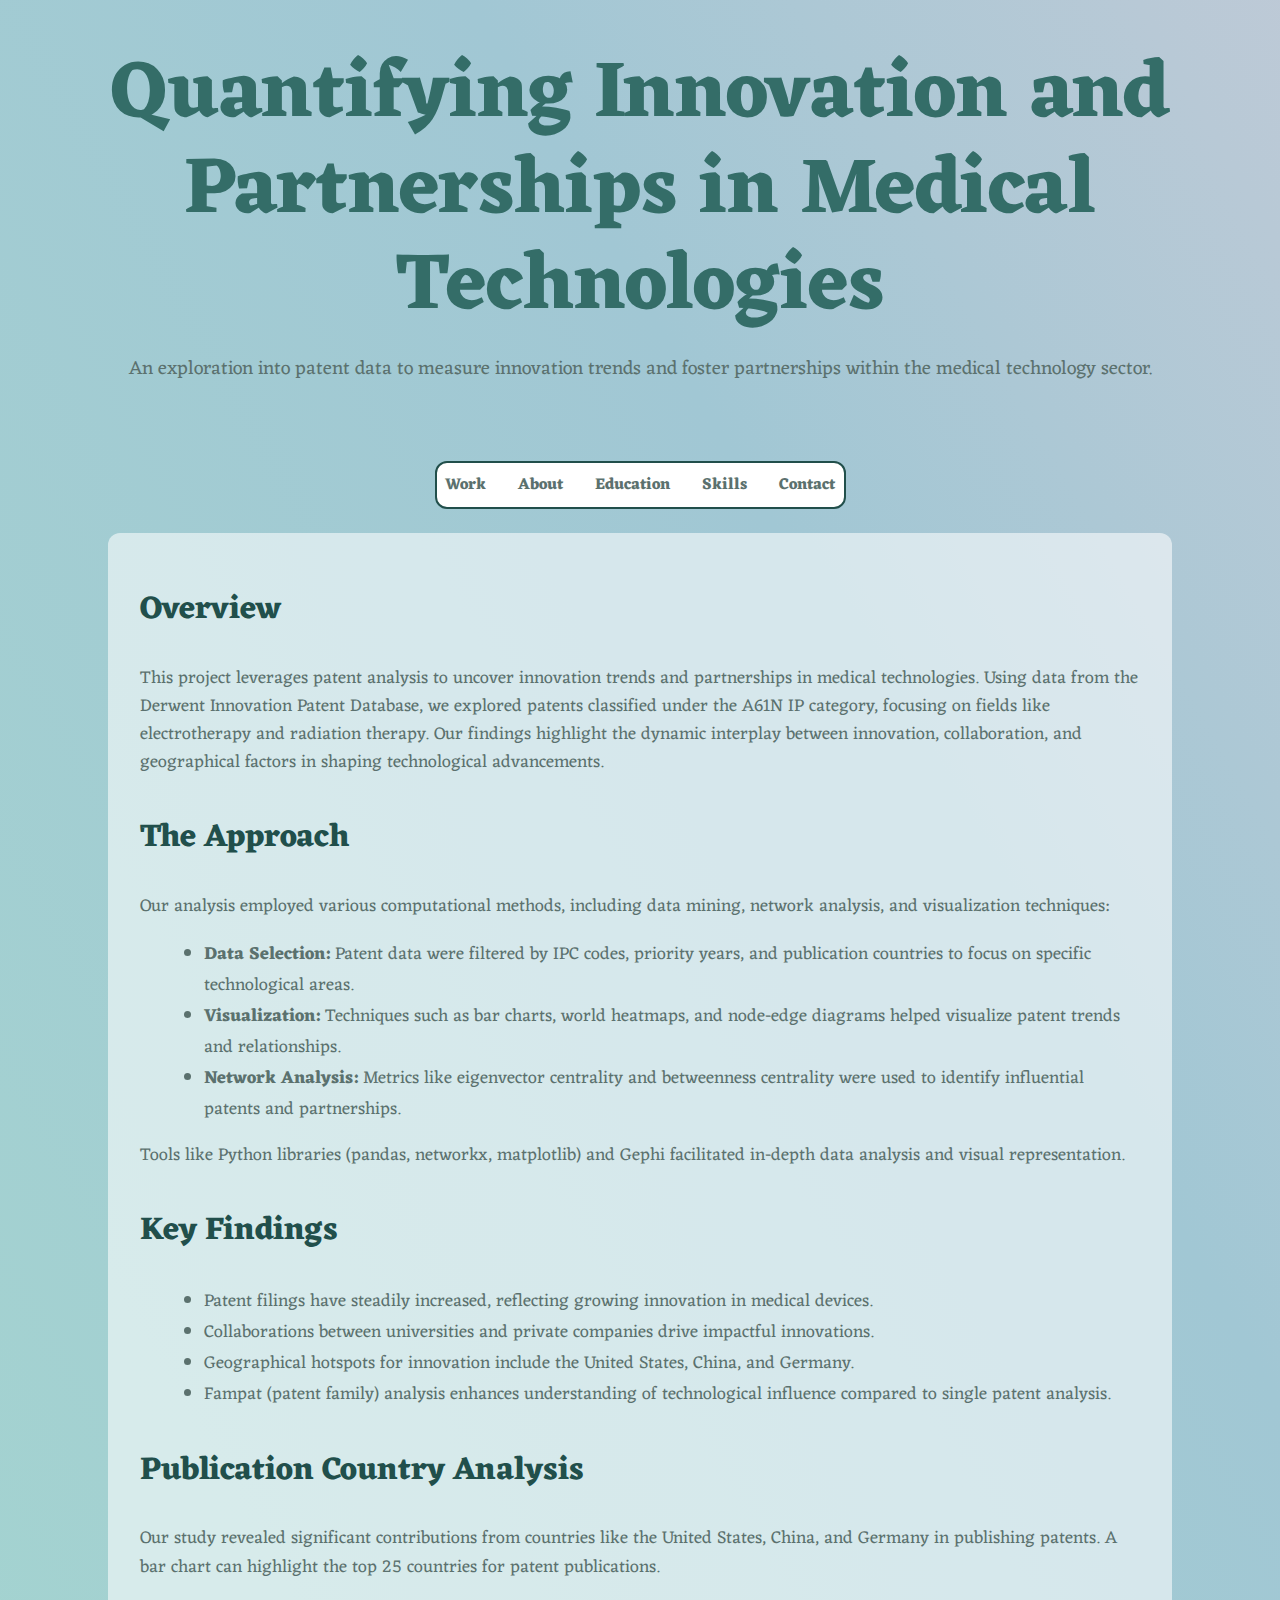
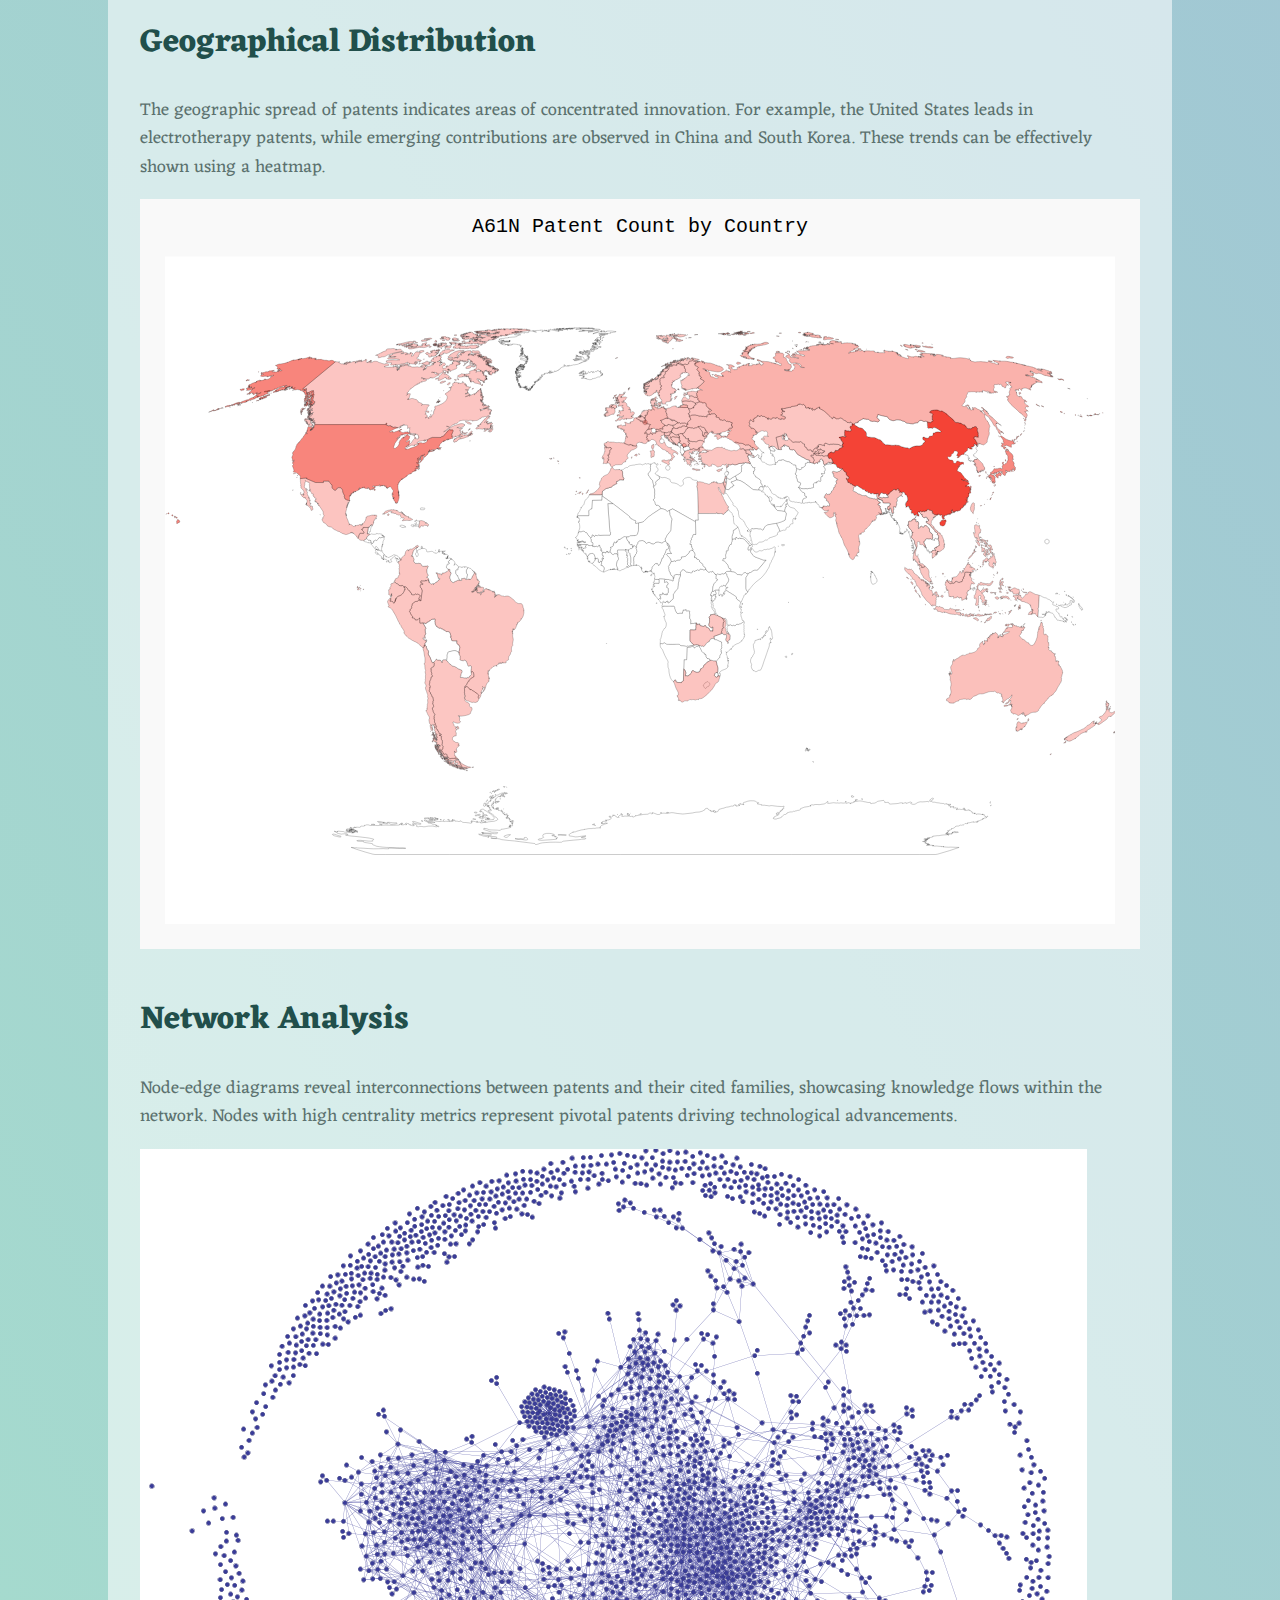
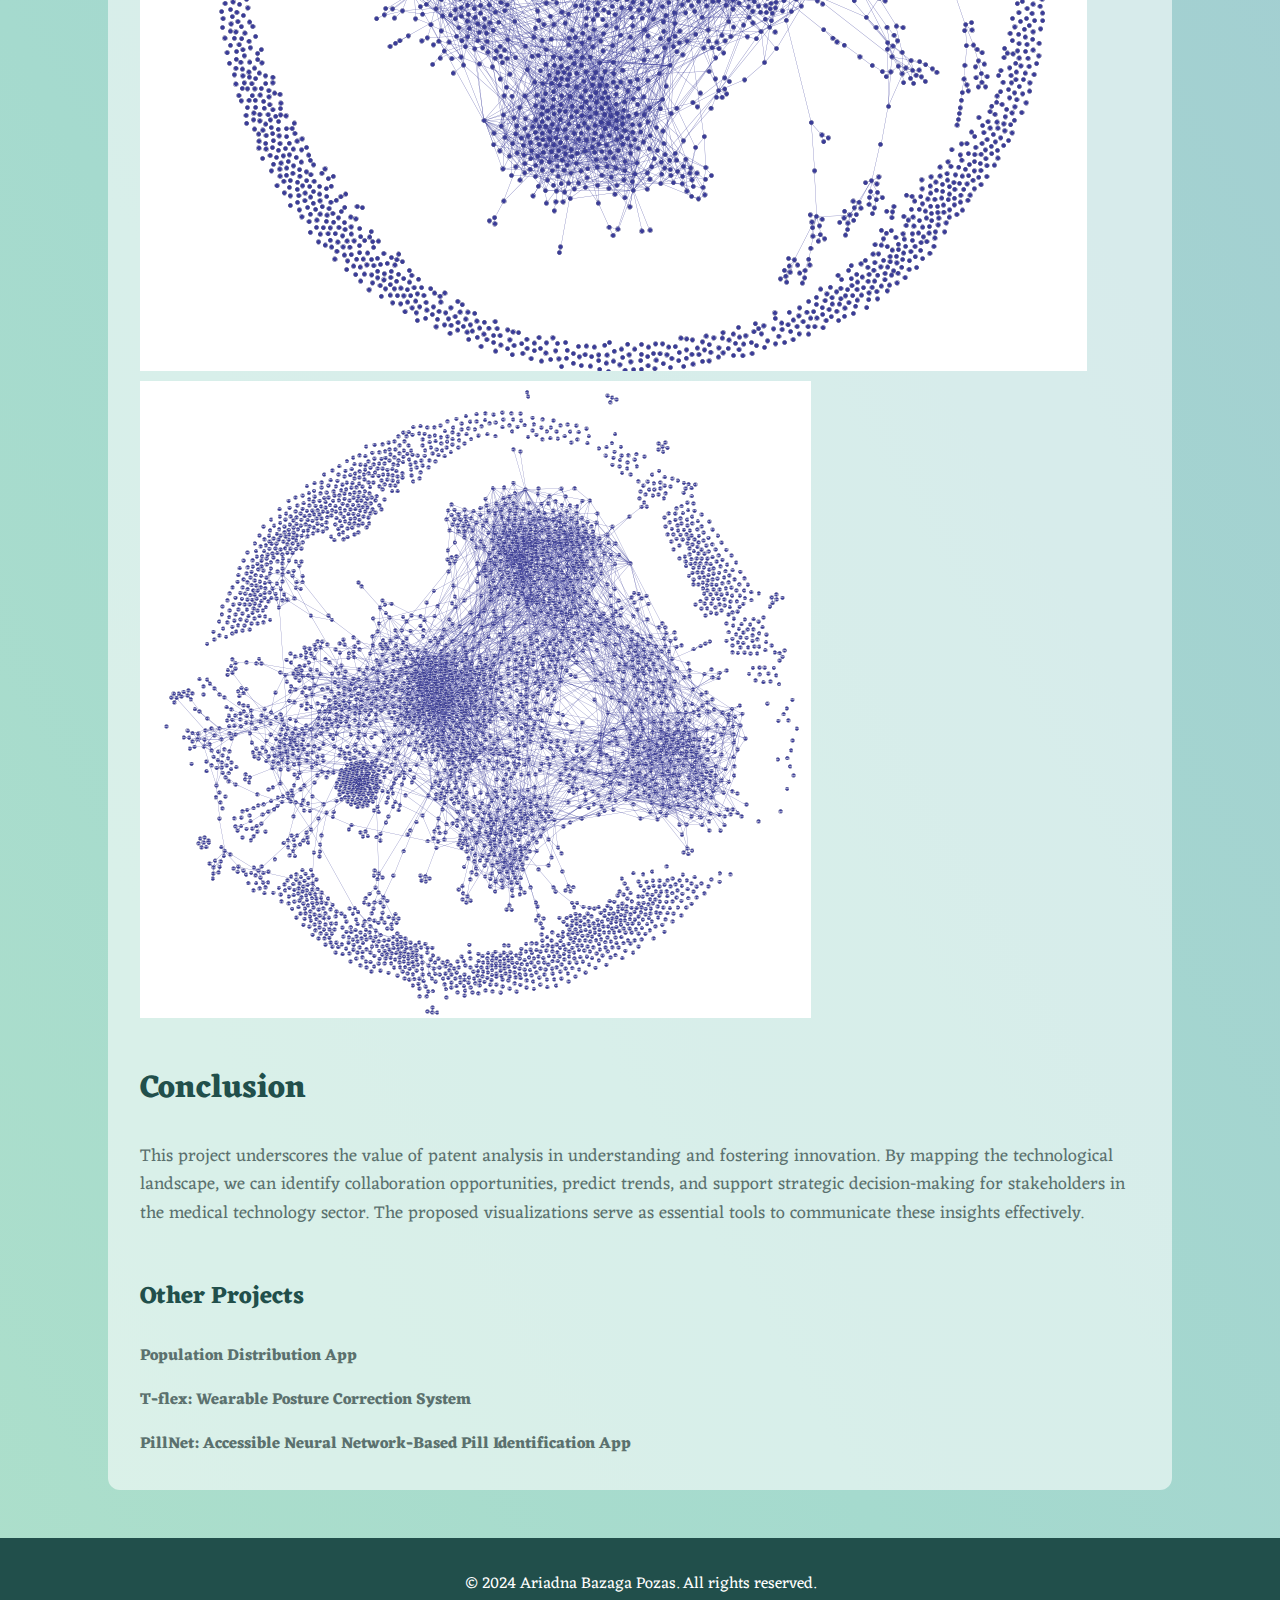
<file: quantifying-innovation.html>
<!DOCTYPE html>
<html lang="en">
<head>
  <meta charset="UTF-8">
  <meta name="viewport" content="width=device-width, initial-scale=1.0">
  <title>Quantifying Innovation and Partnerships in Medical Technologies</title>
  <link rel="stylesheet" href="styles.css">
  <link href="https://fonts.googleapis.com/css2?family=Eczar:wght@400..800&family=Hanken+Grotesk:ital,wght@0,100..900;1,100..900&display=swap" rel="stylesheet">
  <link rel="shortcut icon" href="favicon.ico?" type="image/x-icon">
  <meta property="og:title" content="Ariadna Bazaga Pozas: Patent Analysis" />
  <meta property="og:type" content="website" />
  <meta property="og:URL" content="aribaza.github.io/quantifying-innovation.html" />
  <meta property="og:image" content="assets/og.jpg" />
</head>
<body>
  <header>
    <h2>Quantifying Innovation and Partnerships in Medical Technologies</h2>
    <p>An exploration into patent data to measure innovation trends and foster partnerships within the medical technology sector.</p>
  </header>

  <nav class="sticky-nav">
    <a href="index.html">Work</a>
    <a href="about.html">About</a>
    <a href="education.html">Education</a>
    <a href="skills.html">Skills</a>
    <a href="contact.html">Contact</a>
  </nav>

  <section class="blog-content">
    <div class="blog-post">
      <h2>Overview</h2>
      <p>This project leverages patent analysis to uncover innovation trends and partnerships in medical technologies. Using data from the Derwent Innovation Patent Database, we explored patents classified under the A61N IP category, focusing on fields like electrotherapy and radiation therapy. Our findings highlight the dynamic interplay between innovation, collaboration, and geographical factors in shaping technological advancements.</p>

      <h2>The Approach</h2>
      <p>Our analysis employed various computational methods, including data mining, network analysis, and visualization techniques:</p>
      <ul>
        <li><strong>Data Selection:</strong> Patent data were filtered by IPC codes, priority years, and publication countries to focus on specific technological areas.</li>
        <li><strong>Visualization:</strong> Techniques such as bar charts, world heatmaps, and node-edge diagrams helped visualize patent trends and relationships.</li>
        <li><strong>Network Analysis:</strong> Metrics like eigenvector centrality and betweenness centrality were used to identify influential patents and partnerships.</li>
      </ul>
      <p>Tools like Python libraries (pandas, networkx, matplotlib) and Gephi facilitated in-depth data analysis and visual representation.</p>

      <h2>Key Findings</h2>
      <ul>
        <li>Patent filings have steadily increased, reflecting growing innovation in medical devices.</li>
        <li>Collaborations between universities and private companies drive impactful innovations.</li>
        <li>Geographical hotspots for innovation include the United States, China, and Germany.</li>
        <li>Fampat (patent family) analysis enhances understanding of technological influence compared to single patent analysis.</li>
      </ul>
      


      <h2>Publication Country Analysis</h2>
      <p>Our study revealed significant contributions from countries like the United States, China, and Germany in publishing patents. A bar chart can highlight the top 25 countries for patent publications.</p>

      <h2>Geographical Distribution</h2>
      <p>The geographic spread of patents indicates areas of concentrated innovation. For example, the United States leads in electrotherapy patents, while emerging contributions are observed in China and South Korea. These trends can be effectively shown using a heatmap.</p>
      <object type="image/svg+xml" data="assets\worldmapforwebsite.svg" class="interactive-map">
        Your browser does not support SVG.
      </object>


      <h2>Network Analysis</h2>
      <p>Node-edge diagrams reveal interconnections between patents and their cited families, showcasing knowledge flows within the network. Nodes with high centrality metrics represent pivotal patents driving technological advancements.</p>

      <div class="side-to-side-images">
        <img src="assets/DWPI_network_diagram.png">
        <img src="assets/INPADOC_network_diagram.png">
      </div>

      <h2>Conclusion</h2>
      <p>This project underscores the value of patent analysis in understanding and fostering innovation. By mapping the technological landscape, we can identify collaboration opportunities, predict trends, and support strategic decision-making for stakeholders in the medical technology sector. The proposed visualizations serve as essential tools to communicate these insights effectively.</p>
    </div>

    <div class="other-projects">
      <h3>Other Projects</h3>
      <ul>
        <li><a href="population-distribution.html">Population Distribution App</a></li>
        <li><a href="tflex-posture-correction.html">T-flex: Wearable Posture Correction System</a></li>
        <li><a href="pillnet-identification.html">PillNet: Accessible Neural Network-Based Pill Identification App</a></li>
      </ul>
    </div>
  </section>

  <footer>
    <p>&copy; 2024 Ariadna Bazaga Pozas. All rights reserved.</p>
  </footer>

  <script>
    document.addEventListener('scroll', () => {
      const nav = document.querySelector('.sticky-nav');
      if (window.scrollY > 550) {
        nav.classList.add('scrolled'); // Add transparency
      } else {
        nav.classList.remove('scrolled'); // Restore full opacity
      }
    });
  </script>
</body>
</html>
</file>
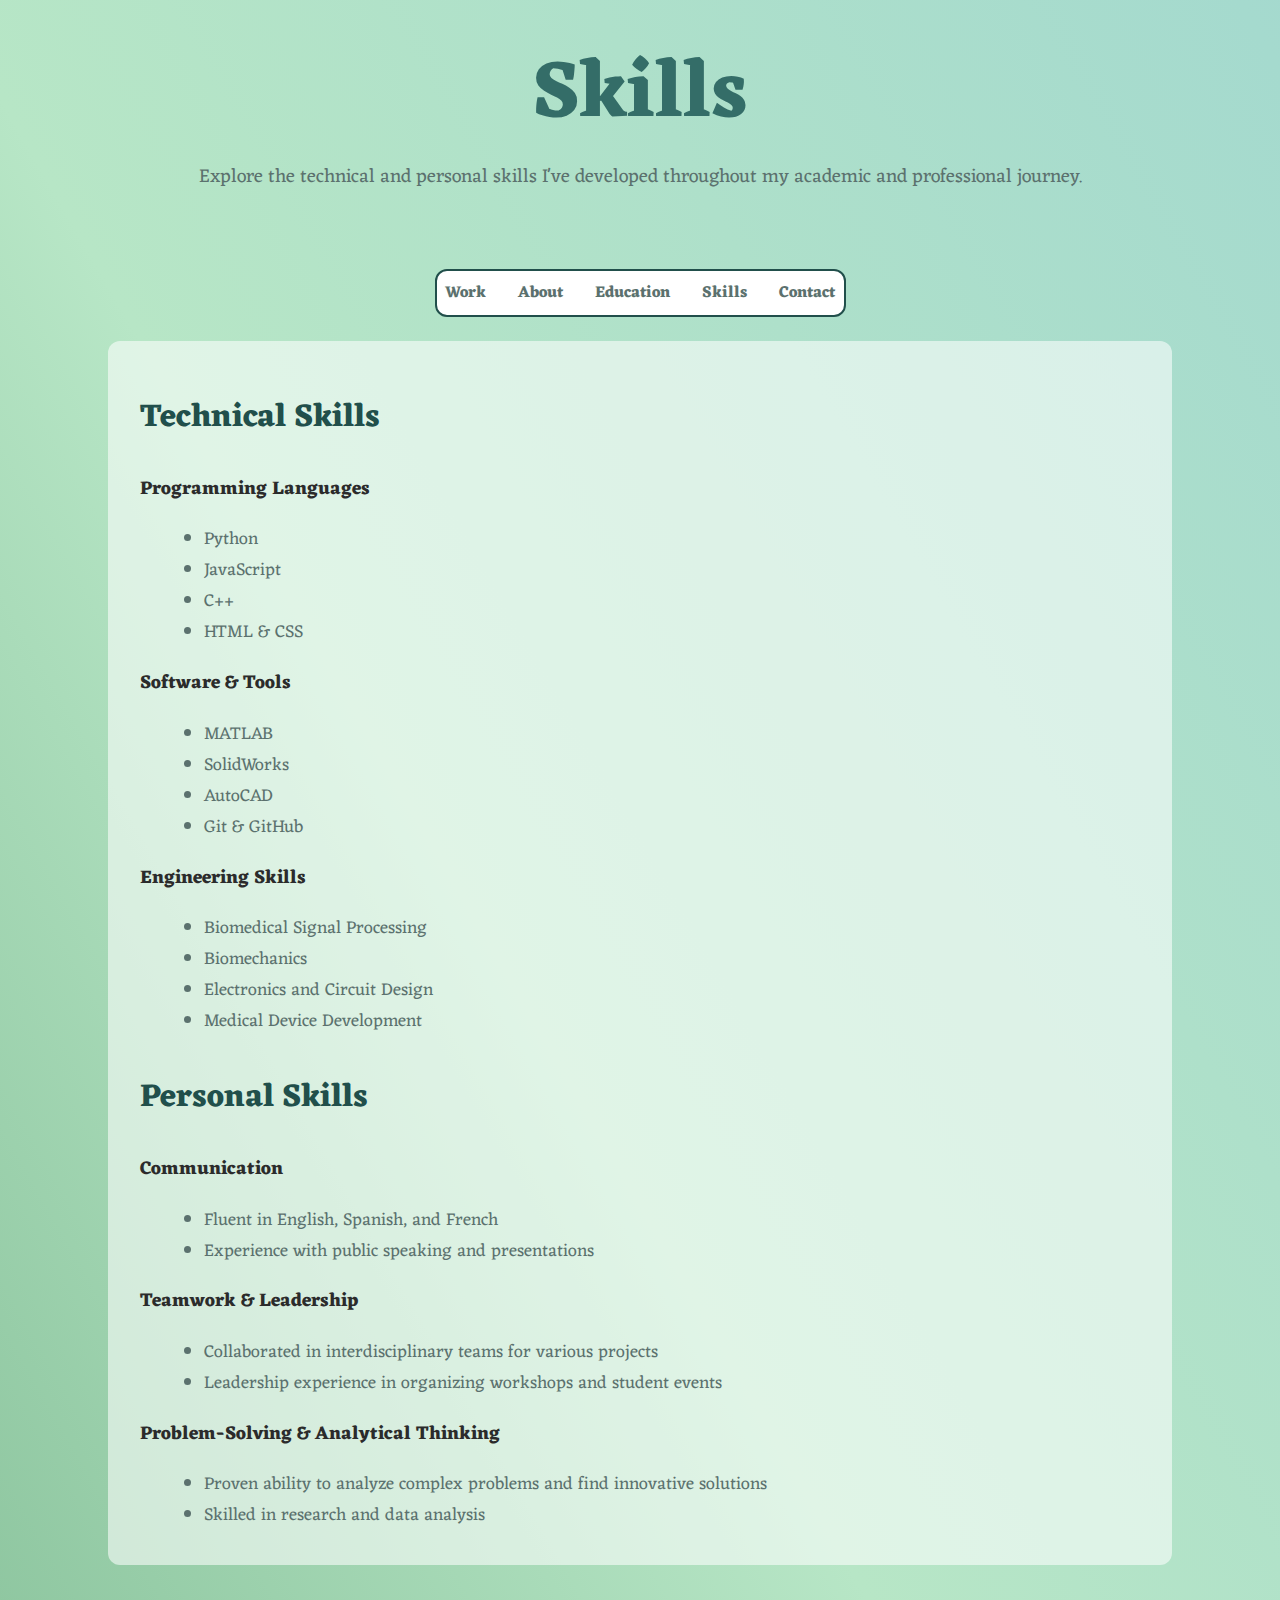
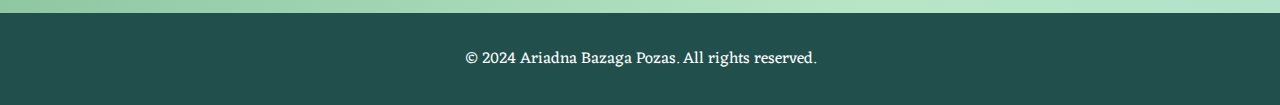
<file: skills.html>
<!DOCTYPE html>
<html lang="en">
<head>
  <meta charset="UTF-8">
  <meta name="viewport" content="width=device-width, initial-scale=1.0">
  <title>Skills - Ariadna Bazaga Pozas</title>
  <link rel="stylesheet" href="styles.css">
  <link href="https://fonts.googleapis.com/css2?family=Eczar:wght@400..800&family=Hanken+Grotesk:ital,wght@0,100..900;1,100..900&display=swap" rel="stylesheet">
  <link rel="shortcut icon" href="favicon.ico" type="image/x-icon">
</head>
<body>
  <header>
    <h2>Skills</h2>
    <p>Explore the technical and personal skills I've developed throughout my academic and professional journey.</p>
  </header>

  <nav class="sticky-nav">
    <a href="index.html">Work</a>
    <a href="about.html">About</a>
    <a href="education.html">Education</a>
    <a href="skills.html" class="active">Skills</a>
    <a href="contact.html">Contact</a>
  </nav>

  <section class="blog-content">
    <div class="blog-post">
      <h2>Technical Skills</h2>
      <div class="skills-entry">
        <h3>Programming Languages</h3>
        <ul>
          <li>Python</li>
          <li>JavaScript</li>
          <li>C++</li>
          <li>HTML & CSS</li>
        </ul>

        <h3>Software & Tools</h3>
        <ul>
          <li>MATLAB</li>
          <li>SolidWorks</li>
          <li>AutoCAD</li>
          <li>Git & GitHub</li>
        </ul>

        <h3>Engineering Skills</h3>
        <ul>
          <li>Biomedical Signal Processing</li>
          <li>Biomechanics</li>
          <li>Electronics and Circuit Design</li>
          <li>Medical Device Development</li>
        </ul>
      </div>

      <h2>Personal Skills</h2>
      <div class="skills-entry">
        <h3>Communication</h3>
        <ul>
          <li>Fluent in English, Spanish, and French</li>
          <li>Experience with public speaking and presentations</li>
        </ul>

        <h3>Teamwork & Leadership</h3>
        <ul>
          <li>Collaborated in interdisciplinary teams for various projects</li>
          <li>Leadership experience in organizing workshops and student events</li>
        </ul>

        <h3>Problem-Solving & Analytical Thinking</h3>
        <ul>
          <li>Proven ability to analyze complex problems and find innovative solutions</li>
          <li>Skilled in research and data analysis</li>
        </ul>
      </div>
    </div>
  </section>

  <footer>
    <p>&copy; 2024 Ariadna Bazaga Pozas. All rights reserved.</p>
  </footer>

  <script>
    document.addEventListener('scroll', () => {
      const nav = document.querySelector('.sticky-nav');
      if (window.scrollY > 550) {
        nav.classList.add('scrolled'); // Add transparency
      } else {
        nav.classList.remove('scrolled'); // Restore full opacity
      }
    });
  </script>
</body>
</html>
</file>
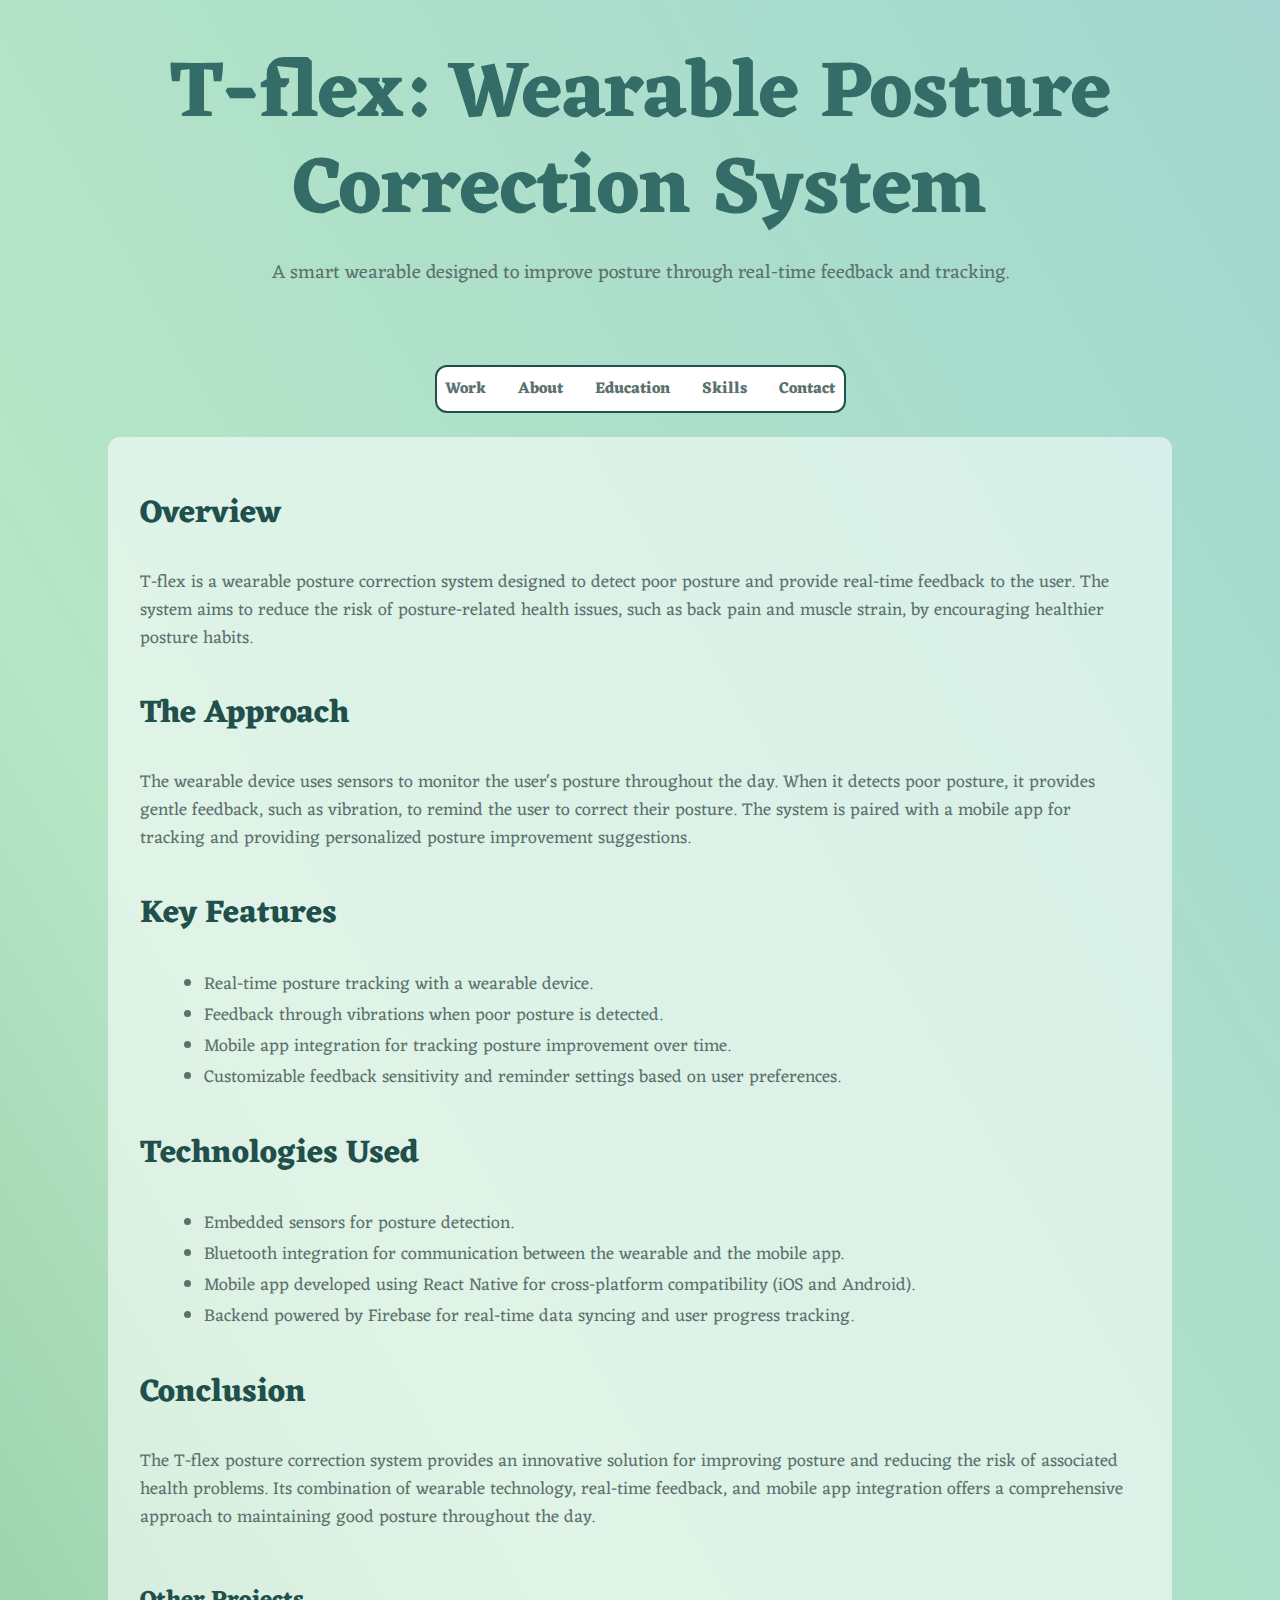
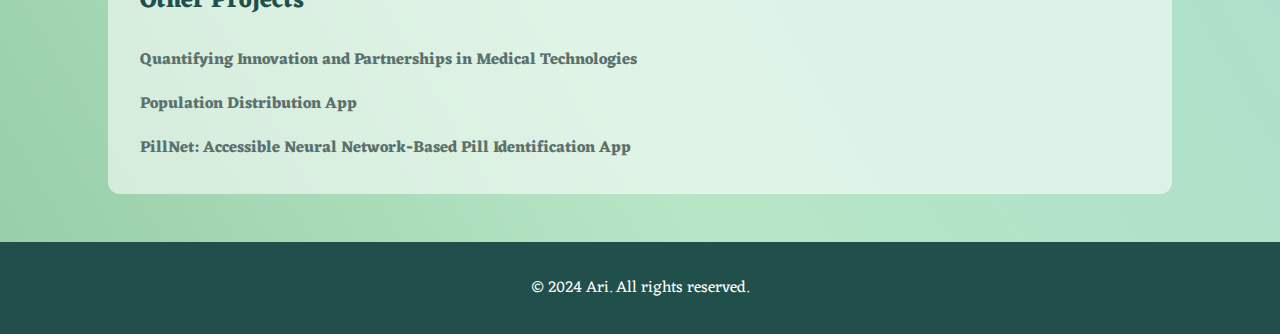
<file: tflex-posture-correction.html>
<!DOCTYPE html>
<html lang="en">
<head>
  <meta charset="UTF-8">
  <meta name="viewport" content="width=device-width, initial-scale=1.0">
  <title>T-flex: Wearable Posture Correction System</title>
  <link rel="stylesheet" href="styles.css">
  <link href="https://fonts.googleapis.com/css2?family=Eczar:wght@400..800&family=Hanken+Grotesk:ital,wght@0,100..900;1,100..900&display=swap" rel="stylesheet">
  <link rel="shortcut icon" href="favicon.ico?" type="image/x-icon">
</head>
<body>
  <header>
    <h2>T-flex: Wearable Posture Correction System</h2>
    <p>A smart wearable designed to improve posture through real-time feedback and tracking.</p>
  </header>

  <nav class="sticky-nav">
    <a href="index.html">Work</a>
    <a href="about.html">About</a>
    <a href="education.html">Education</a>
    <a href="skills.html">Skills</a>
    <a href="contact.html">Contact</a>
  </nav>

  <section class="blog-content">
    <div class="blog-post">
      <h2>Overview</h2>
      <p>T-flex is a wearable posture correction system designed to detect poor posture and provide real-time feedback to the user. The system aims to reduce the risk of posture-related health issues, such as back pain and muscle strain, by encouraging healthier posture habits.</p>

      <h2>The Approach</h2>
      <p>The wearable device uses sensors to monitor the user's posture throughout the day. When it detects poor posture, it provides gentle feedback, such as vibration, to remind the user to correct their posture. The system is paired with a mobile app for tracking and providing personalized posture improvement suggestions.</p>

      <h2>Key Features</h2>
      <ul>
        <li>Real-time posture tracking with a wearable device.</li>
        <li>Feedback through vibrations when poor posture is detected.</li>
        <li>Mobile app integration for tracking posture improvement over time.</li>
        <li>Customizable feedback sensitivity and reminder settings based on user preferences.</li>
      </ul>

      <h2>Technologies Used</h2>
      <ul>
        <li>Embedded sensors for posture detection.</li>
        <li>Bluetooth integration for communication between the wearable and the mobile app.</li>
        <li>Mobile app developed using React Native for cross-platform compatibility (iOS and Android).</li>
        <li>Backend powered by Firebase for real-time data syncing and user progress tracking.</li>
      </ul>

      <h2>Conclusion</h2>
      <p>The T-flex posture correction system provides an innovative solution for improving posture and reducing the risk of associated health problems. Its combination of wearable technology, real-time feedback, and mobile app integration offers a comprehensive approach to maintaining good posture throughout the day.</p>
    </div>

    <div class="other-projects">
      <h3>Other Projects</h3>
      <ul>
        <li><a href="quantifying-innovation.html">Quantifying Innovation and Partnerships in Medical Technologies</a></li>
        <li><a href="population-distribution.html">Population Distribution App</a></li>
        <li><a href="pillnet-identification.html">PillNet: Accessible Neural Network-Based Pill Identification App</a></li>
      </ul>
    </div>
  </section>

  <footer>
    <p>&copy; 2024 Ari. All rights reserved.</p>
  </footer>

  <script>
    document.addEventListener('scroll', () => {
      const nav = document.querySelector('.sticky-nav');
      if (window.scrollY > 550) {
        nav.classList.add('scrolled'); // Add transparency
      } else {
        nav.classList.remove('scrolled'); // Restore full opacity
      }
    });
  </script>
</body>
</html>
</file>
<file: styles.css>
/* General styles */
body {
  font-family: "Eczar", serif;
  margin: 0;
  padding: 0;
  color: #2b2b2b;

  /* Initial gradient setup */
  background: rgb(237,239,203);
  background: linear-gradient(-120deg, #ebd2ca, #f1cedb, #a1c7d4, #a5dace, #b7e6c6, #7cb88f, #6f838a, #c598a9);
  background-size: 400% 400%;
  animation: gradient 30s ease infinite;
}

@keyframes gradient {
  0% {
      background-position: 0% 50%;
  }
  50% {
      background-position: 100% 50%;
  }
  100% {
      background-position: 0% 50%;
  }
}

header {
  display: flex;
  flex-direction: column;
  justify-content: center;
  align-items: center;
  text-align: center;
  padding: 3rem 1rem 2rem;
  max-width: 1280px;
  margin: auto;
}

header h1 {
  font-size: clamp(3rem, 10vw, 7rem);
  margin: 0;
  color: #214f4b;
}

header h2 {
  font-size: 5rem;
  margin: 0;
  color: #346d68;
  line-height: 1.2; /* Adjust default line spacing */
}

@media (max-width: 600px) {
  header h2 {
    font-size: 3rem; /* Reduce font size for smaller screens */
    line-height: 1.1; /* Adjust line spacing for smaller screens */
  }
}

header p {
  margin-top: 1rem;
  font-size: 1.2rem;
  color: #5b716e;
}

.sticky-nav {
  display: flex;
  justify-content: center;
  align-items: center;
  border: 2px solid #214f4b;
  border-radius: 12px;
  background-color: rgba(255, 255, 255, 1); /* Fully opaque */
  padding: 0.5rem 1rem;
  margin: 1.5rem auto;
  width: fit-content;
  max-width: 375px;
  position: sticky;
  top: 0;
  z-index: 10;
  transition: background-color 0.3s ease; /* Smooth transition */
}

.sticky-nav.scrolled {
  background-color: rgba(255, 255, 255, 0.7); /* Slightly transparent */
}

nav a {
  margin: 0 1rem;
  text-decoration: none;
  color: #5b716e;
  font-weight: bold;
  position: relative; /* Required for the underline effect */
}

nav a::after {
  content: ''; /* Creates the underline */
  position: absolute;
  bottom: -2px; /* Position the underline just below the text */
  left: 0;
  width: 0; /* Initially hidden */
  height: 2px;
  background-color: #5b716e; /* Match the color of the text */
  transition: width 0.3s ease; /* Smooth underline animation */
}

nav a:hover::after {
  width: 100%; /* Full width when hovered */
}

/* Work section */
.work {
  display: grid;
  grid-template-columns: repeat(2, 1fr); /* Explicitly limits the maximum number of items per row to 2 */
  gap: 1.5rem;
  padding: 2rem;
  max-width: 1200px;
  margin: auto;
}

@media (max-width: 600px) {
  .work {
    grid-template-columns: 1fr; /* Ensures 1 item per row on smaller screens */
  }
  .sticky-nav{
    margin: 1rem 0;
  }
}

/* Work item styles */
.work-item {
  border-radius: 12px;
  overflow: hidden;
  box-shadow: 0 4px 6px rgba(0, 0, 0, 0.1);
  background-color: #fff;
  text-align: center;
  color: #214f4b;
}

.work-title {
  font-size: 1.2rem;
  font-weight: bold;
  padding: 1rem;
}

/* Ensure the entire work item is clickable */
.work-link {
  display: block;
  text-decoration: none; /* Remove underline from links */
  color: inherit; /* Inherit the color from parent (ensures the color remains the same) */
}

/* Optionally, add some styling to the hover effect for links */
.work-link:hover .work-title {
  color: #214f4b; /* Adjust text color on hover */
}


/* Hover card styles */
.hover-card {
  position: relative;
  overflow: hidden;
  border-radius: 12px;
  cursor: pointer;
}

.hover-card img {
  width: 100%;
  height: auto;
  transition: opacity 0.3s ease, transform 0.3s ease;
}

.default-image {
  opacity: 1;
  transform: scale(1);
}

.hover-image {
  opacity: 0;
  transform: scale(1.1);
  position: absolute;
  top: 0;
  left: 0;
}

.hover-card:hover .default-image {
  opacity: 0;
  transform: scale(1.1);
}

.hover-card:hover .hover-image {
  opacity: 1;
  transform: scale(1);
}

/* Blog content styles */
.blog-content {
  padding-left: 2rem;
  padding-right: 2rem;
  padding-top: 1rem;
  padding-bottom: 1rem;
  max-width: 1000px;
  margin: auto;
  background-color: rgba(255, 255, 255, 0.564);
  border-radius: 12px;
}

.blog-post h2 {
  font-size: 2rem;
  margin-top: 2rem;
  color: #214f4b;
}

.blog-post p {
  font-size: 1.1rem;
  line-height: 1.6;
  color: #5b716e;
}

.blog-post ul {
  font-size: 1.1rem;
  list-style-type: disc;
  margin-left: 1.5rem;
  color: #5b716e;
}

.other-projects {
  margin-top: 3rem;
}

.other-projects h3 {
  font-size: 1.5rem;
  color: #214f4b;
}

.other-projects ul {
  list-style-type: none;
  padding: 0;
}

.other-projects ul li {
  margin: 1rem 0;
}

.other-projects ul li a {
  text-decoration: none;
  color: #5b716e;
  font-weight: bold;
  transition: color 0.3s ease;
}

.other-projects ul li a:hover {
  color: #214f4b;
}

/* Footer styles */
footer {
  background-color: #214f4b;
  color: white;
  text-align: center;
  padding: 1rem 0;
  margin-top: 3rem;
}
.face{
  max-width: 400px;
  display: flex;
  justify-content: center;
  align-items: center;
  margin: 0rem 2rem;
}
.text-with-image{
  display: flex;
  flex-direction: row;
  justify-content: center;
  align-items: center;
  margin: 2rem 0;
}
@media (max-width: 600px) {
  .text-with-image {
    flex-direction: column;
  }
  .face{
    max-width: 80vw;
    height: auto;
    margin: 0rem 0rem;
  }

}

/* Contact form section */
/* Contact form section */
.contact-form-section {
  display: flex;
  flex-direction: column;
  align-items: center;
  padding: 2rem; /* Adjust the padding for the section */
  max-width: 800px;
  margin: auto;
  background-color: rgba(255, 255, 255, 0.564);
  border-radius: 12px;
  /* Optional: Add a box shadow for emphasis */
  box-shadow: 0 4px 6px rgba(0, 0, 0, 0.1);
}

/* Center form fields */
.contact-form {
  display: flex;
  flex-direction: column;
  width: 100%;
  max-width: 100%; /* Ensure the form takes full width of its container */
  gap: 1.5rem; /* Increased gap between fields */
}

/* Labels for form fields */
.contact-form label {
  font-size: 1.1rem;
  color: #214f4b;
}

/* Inputs and textarea styling */
.contact-form input,
.contact-form textarea {
  padding: 1rem;
  font-size: 1rem;
  border: 2px solid #214f4b;
  border-radius: 8px;
  width: 100%; /* This will make the input fields take up the full width of their parent container */
  max-width: 100%; /* Prevents the fields from expanding beyond their parent width */
  box-sizing: border-box; /* Ensures padding is included in the width calculation */
}

/* Textarea has the resize property for flexibility */
.contact-form textarea {
  resize: vertical;
  min-height: 100px; /* Set a minimum height */
}

/* Submit button */
.submit-button {
  background-color: #214f4b;
  color: white;
  padding: 1rem;
  border: none;
  border-radius: 8px;
  cursor: pointer;
  font-size: 1.2rem;
  transition: background-color 0.3s ease;
}

.submit-button:hover {
  background-color: #346d68;
}
</file>
<file: old/styles.css>
/* Reset and general styles */
* {
  margin: 0;
  padding: 0;
  box-sizing: border-box;
}

body {
  font-family: "Playfair Display", Times, serif;
  overflow-x: hidden;
}

/* Intro section styles */
.intro {
  display: flex;
  justify-content: center;
  align-items: center;
  flex-direction: column;
  height: 100vh; /* Full screen height */
  background-color: #fff;
  color: #000;
}

.intro h1 {
  font-family: "Playfair Display", Times, serif;
  font-size: 8rem;
  text-align: center;
  padding: 0 20px; /* For smaller screens */
}

/* CV section styles */
.cv-section {
  display: flex;
  justify-content: center;
  align-items: center;
  height: 100vh; /* Full screen height */
  background-color: #f9f9f9;
  position: relative; /* Needed for absolute positioning of the second image */
}

.cv-container {
  display: flex;
  justify-content: center;
  align-items: center;
  width: 100%; /* Full width for better alignment */
  position: relative; /* To contain the absolutely positioned second image */
}

.cv-image {
  width: 25%; /* Adjust the size of the original image */
  max-width: 300px; /* Max width for the original image */
  filter: drop-shadow(5px 5px 10px rgba(0, 0, 0, 0.2)); /* Shadow effect */
  transition: transform 0.3s ease, filter 0.3s ease, opacity 0.5s ease; /* Smooth transitions */
  border-radius: 8px;
  position: absolute; /* Keeps the first image in normal flow */
}

.content-image {
  width: 20%; /* Keep this value for size consistency */
  max-width: 150px;
  filter: drop-shadow(5px 5px 10px rgba(0, 0, 0, 0.2));
  transition: transform 0.3s ease, filter 0.3s ease;
  border-radius: 8px;
  position: absolute;
  opacity: 0;
  visibility: hidden;
  z-index: 10; /* Ensure it is above other elements */
  left: 50%;
  top: 50%;
  transform: translate(-50%, -50%) scale(1.2); /* Add a slight scaling factor here */
  pointer-events: auto; /* Initially disable hover interaction */
}

.content-image.show-left,
.content-image.show-right,
.content-image.show-top-left,
.content-image.show-bottom-left,
.content-image.show-top-right,
.content-image.show-bottom-right {
  visibility: visible;
  opacity: 1; /* Make the image fully visible */
  pointer-events: auto; /* Enable hover interaction when shown */
}

.content-image:hover {
  transform: scale(1.5); /* Enlarged size on hover */
  filter: drop-shadow(8px 8px 15px rgba(0, 0, 0, 0.3)); /* Enhanced shadow */
  transition: transform 0.3s ease, filter 0.3s ease; /* Smooth transitions */
  animation: shake 0.5s ease-in-out;
  transform-origin: center; /* Keeps the shake centered */
}
/* Shake Animation */
@keyframes shake {
  0%, 100% {
    transform: translate(-50%, -50%) rotate(0);
  }
  25% {
    transform: translate(-52%, -50%) rotate(-2deg);
  }
  50% {
    transform: translate(-50%, -52%) rotate(2deg);
  }
  75% {
    transform: translate(-48%, -50%) rotate(-1deg);
  }
}




/* Animation for the first hidden image when it becomes visible (left direction) */
@keyframes travelToPositionLeft {
  0% {
    transform: translate(-50%, -50%); /* Start from the center */
    opacity: 0;
  }
  100% {
    transform: translate(-400%, -50%); /* Move to the left */
    opacity: 1;
  }
}

/* Animation for the second hidden image when it becomes visible (right direction) */
@keyframes travelToPositionRight {
  0% {
    transform: translate(-50%, -50%); /* Start from the center */
    opacity: 0;
  }
  100% {
    transform: translate(300%, -50%); /* Move to the right */
    opacity: 1;
  }
}

/* Animation for the top-left direction */
@keyframes travelToPositionTopLeft {
  0% {
    transform: translate(-50%, -50%); /* Start from the center */
    opacity: 0;
  }
  100% {
    transform: translate(-300%, -200%); /* Move to the top left */
    opacity: 1;
  }
}

/* Animation for the bottom-left direction */
@keyframes travelToPositionBottomLeft {
  0% {
    transform: translate(-50%, -50%); /* Start from the center */
    opacity: 0;
  }
  100% {
    transform: translate(-320%, 220%); /* Move to the bottom left */
    opacity: 1;
  }
}

/* Animation for the top-right direction */
@keyframes travelToPositionTopRight {
  0% {
    transform: translate(-50%, -50%); /* Start from the center */
    opacity: 0;
  }
  100% {
    transform: translate(200%, -200%); /* Move to the top right */
    opacity: 1;
  }
}

/* Animation for the bottom-right direction */
@keyframes travelToPositionBottomRight {
  0% {
    transform: translate(-50%, -50%); /* Start from the center */
    opacity: 0;
  }
  100% {
    transform: translate(200%, 90%); /* Move to the bottom right */
    opacity: 1;
  }
}


.cv-image:hover {
  transform: scale(1.2);
  filter: drop-shadow(8px 8px 15px rgba(0, 0, 0, 0.3)); /* Enhanced shadow on hover */
}


/* These classes are applied when the corresponding images are revealed */
.content-image.show-left {
  visibility: visible;
  animation: travelToPositionLeft 0.8s forwards;
}

.content-image.show-right {
  visibility: visible;
  animation: travelToPositionRight 0.8s forwards;
}

.content-image.show-top-left {
  visibility: visible;
  animation: travelToPositionTopLeft 0.8s forwards;
}

.content-image.show-bottom-left {
  visibility: visible;
  animation: travelToPositionBottomLeft 0.8s forwards;
}

.content-image.show-top-right {
  visibility: visible;
  animation: travelToPositionTopRight 0.8s forwards;
}

.content-image.show-bottom-right {
  visibility: visible;
  animation: travelToPositionBottomRight 0.8s forwards;
}

/* Class to disable hover effect */
.cv-image.no-hover {
  transform: scale(1.9) !important ; /* Enlarged size */
  filter: drop-shadow(8px 8px 15px rgba(0, 0, 0, 0.3)) !important; /* Keep the shadow consistent */
  pointer-events: auto; /* Disable interactions like hover */
  transition: none; /* Remove hover transitions */
}

/* Scroll Indicator Styles */
.scroll-indicator {
  position: absolute;
  bottom: 15px;
  display: flex;
  flex-direction: column;
  align-items: center;
  font-size: 1rem;
  font-family: "Playfair Display", Times, serif;
  color: #666;
  opacity: 0.8;
  animation: fadeIn 2s ease-in-out;
}

.scroll-indicator span {
  margin-bottom: -7px;
}

.arrow {
  width: 15px;
  height: 15px;
  border: solid #666;
  border-width: 0 2px 2px 0;
  transform: rotate(45deg);
  animation: bounce 1.5s infinite;
}

/* Arrow Animation */
@keyframes bounce {
  0%, 100% {
    transform: translateY(0) rotate(45deg);
  }
  50% {
    transform: translateY(10px) rotate(45deg);
  }
}

/* Fade In Animation */
@keyframes fadeIn {
  from {
    opacity: 0;
  }
  to {
    opacity: 0.8;
  }
}

.reminder {
  position: absolute; /* Position relative to .cv-section */
  bottom: -49vh; /* 20px from the bottom of the page */
  left: 50%;
  transform: translateX(-50%); /* Center horizontally */
  font-family: "Playfair Display", Times, serif;
  font-size: 0.5rem; /* Adjust text size */
  color: #666; /* Subtle color */
  animation: fadeIn 2s ease-in-out; /* Optional fade-in effect */
}



/* Animation to fade in */
@keyframes fadeIn {
  from {
    opacity: 0;
  }
  to {
    opacity: 0.8;
  }
}
</file>
